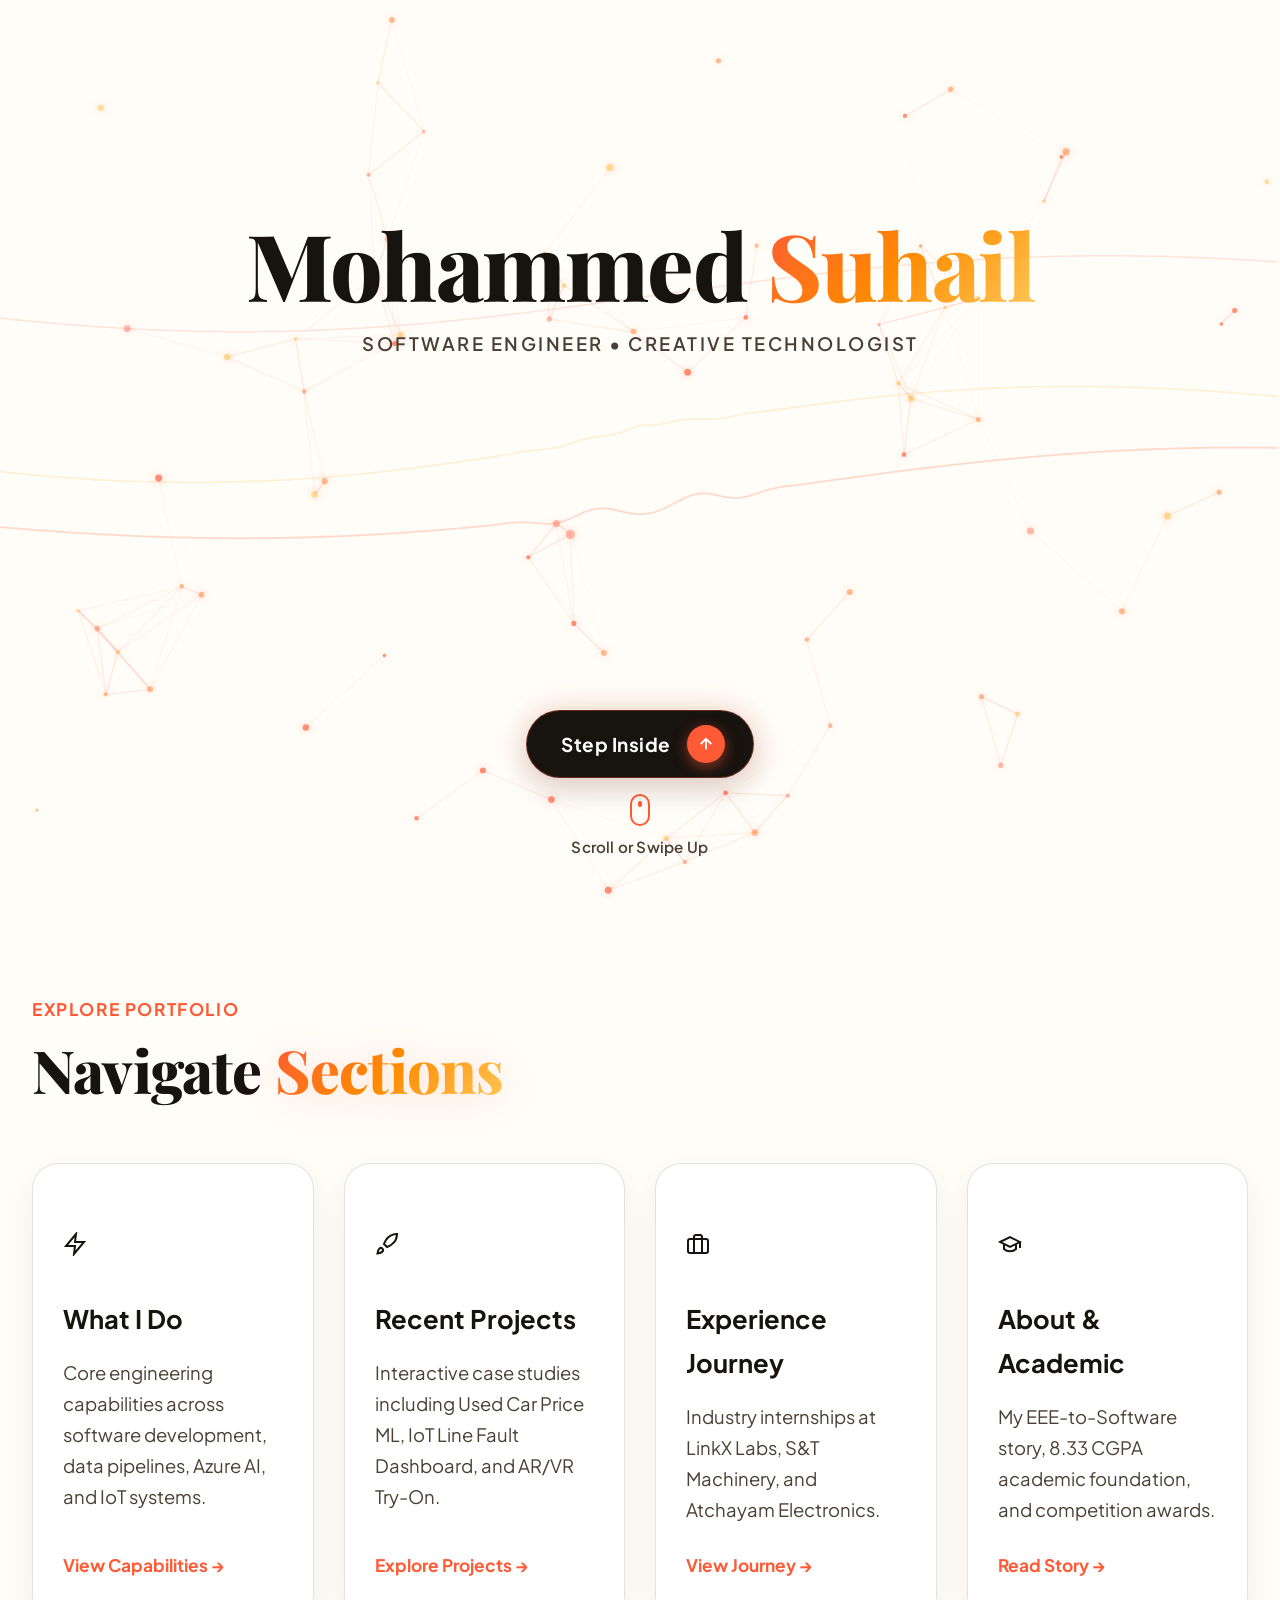
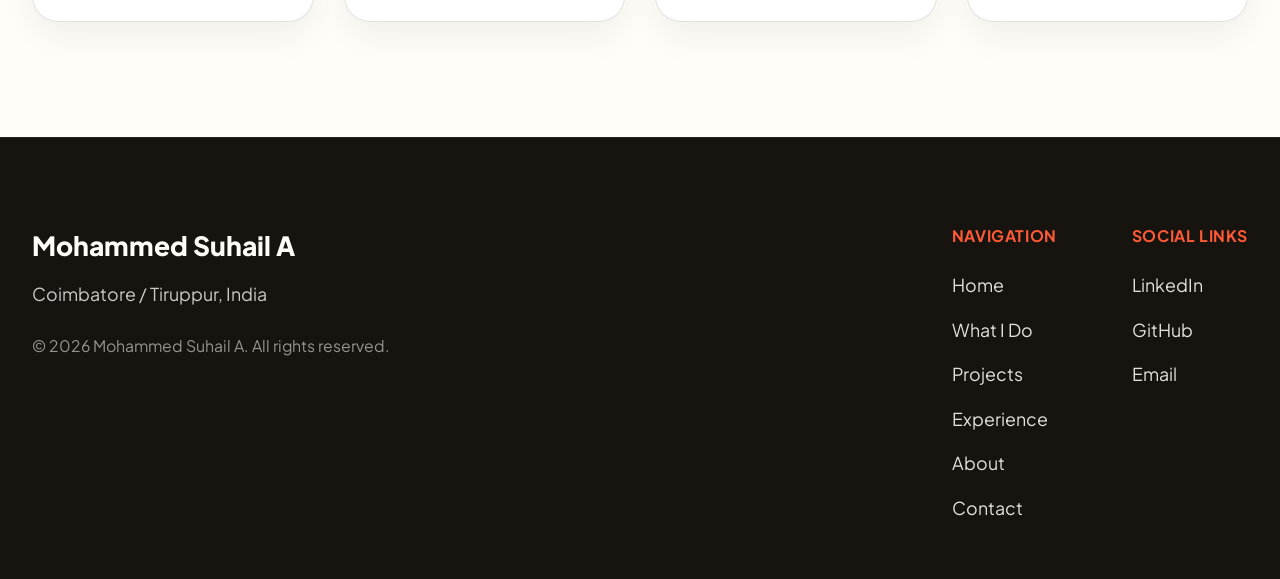
<file: src/main/resources/templates/index.html>
<!DOCTYPE html>
<html lang="en" xmlns:th="http://www.thymeleaf.org">
<head>
    <meta charset="UTF-8">
    <meta name="viewport" content="width=device-width, initial-scale=1.0">
    <title>Mohammed Suhail A — Software Engineer & Creative Technologist</title>
    
    <!-- Meta tags for SEO -->
    <meta name="description" content="Mohammed Suhail A — Software Engineer with an Electrical & Electronics Engineering foundation. Building practical software, AI solutions, data pipelines, and intelligent interfaces.">
    <meta name="keywords" content="Mohammed Suhail A, Software Engineer, Java Developer, EEE to Software, AI, Machine Learning, IoT, Coimbatore, Tiruppur, India">
    <meta name="author" content="Mohammed Suhail A">
    
    <!-- Google Fonts -->
    <link rel="preconnect" href="https://fonts.googleapis.com">
    <link rel="preconnect" href="https://fonts.gstatic.com" crossorigin>
    <link href="https://fonts.googleapis.com/css2?family=Playfair+Display:ital,wght@0,500;0,600;0,700;0,800;0,900;1,600;1,700&family=Plus+Jakarta+Sans:wght@300;400;500;600;700;800&family=Space+Grotesk:wght@500;700&display=swap" rel="stylesheet">
    
    <!-- Primary Stylesheet -->
    <link rel="stylesheet" th:href="@{/css/style.css}" href="../static/css/style.css">
</head>
<body class="warm-theme">

    <!-- ===================================================================
         CINEMATIC INTERACTIVE OPENING SCREEN / SWIPE-UP CURTAIN
         =================================================================== -->
    <div id="opening-screen" aria-label="Welcome Opening Screen">
        <!-- Interactive Particle & Dynamic Wave Canvas -->
        <canvas id="opening-canvas" class="opening-interactive-canvas"></canvas>

        <!-- Center Clean Minimalist Identity -->
        <div class="opening-center-content">
            <h1 class="opening-name-title">
                <span class="title-dark">Mohammed</span> <span class="title-gradient">Suhail</span>
            </h1>
            <p class="opening-sub-phrase">Software Engineer &bull; Creative Technologist</p>
        </div>

        <!-- Bottom Interactive Launch Trigger -->
        <div class="opening-bottom-trigger" id="opening-bottom-trigger">
            <button class="btn-opening-launch" id="btn-enter-portfolio" aria-label="Step Inside">
                <span class="btn-launch-glow"></span>
                <span class="btn-launch-text">Step Inside</span>
                <div class="btn-launch-icon">
                    <svg width="18" height="18" viewBox="0 0 24 24" fill="none" stroke="currentColor" stroke-width="2.5">
                        <line x1="12" y1="19" x2="12" y2="5"></line>
                        <polyline points="5 12 12 5 19 12"></polyline>
                    </svg>
                </div>
            </button>
            <div class="swipe-hint-group">
                <div class="mouse-scroll-icon" aria-hidden="true">
                    <span class="mouse-wheel-dot"></span>
                </div>
                <span>Scroll or Swipe Up</span>
            </div>
        </div>
    </div>

    <!-- Scroll Progress Indicator -->
    <div id="scroll-progress" aria-hidden="true"></div>

    <!-- Background Minimal Abstract Random Topographic Wave Lines Canvas (Orange & Yellow) -->
    <div class="topographic-bg" aria-hidden="true">
        <canvas id="topo-canvas"></canvas>
    </div>

    <!-- Floating Top Navigation -->
    <header class="header-floating">
        <nav class="navbar" id="main-nav" aria-label="Main Navigation">
            <a th:href="@{/}" href="/" class="nav-logo" aria-label="Homepage">
                <span class="logo-text">Portfolio</span>
            </a>

            <ul class="nav-links" id="nav-menu">
                <li class="nav-item active"><a th:href="@{/}" href="/" class="nav-link">Home</a></li>
                <li class="nav-item"><a th:href="@{/what-i-do}" href="/what-i-do" class="nav-link">What I Do</a></li>
                <li class="nav-item"><a th:href="@{/projects}" href="/projects" class="nav-link">Projects</a></li>
                <li class="nav-item"><a th:href="@{/experience}" href="/experience" class="nav-link">Experience</a></li>
                <li class="nav-item"><a th:href="@{/about}" href="/about" class="nav-link">About</a></li>
                <li class="nav-item"><a th:href="@{/contact}" href="/contact" class="nav-link">Contact</a></li>
            </ul>

            <div class="nav-actions">
                <button class="theme-toggle-btn" id="theme-toggle-btn" aria-label="Toggle Dark / Light Theme" title="Toggle Dark / Light Mode">
                    <svg class="sun-icon" width="20" height="20" viewBox="0 0 24 24" fill="none" stroke="currentColor" stroke-width="2" stroke-linecap="round" stroke-linejoin="round"><circle cx="12" cy="12" r="5"></circle><line x1="12" y1="1" x2="12" y2="3"></line><line x1="12" y1="21" x2="12" y2="23"></line><line x1="4.22" y1="4.22" x2="5.64" y2="5.64"></line><line x1="18.36" y1="18.36" x2="19.78" y2="19.78"></line><line x1="1" y1="12" x2="3" y2="12"></line><line x1="21" y1="12" x2="23" y2="12"></line><line x1="4.22" y1="19.78" x2="5.64" y2="18.36"></line><line x1="18.36" y1="5.64" x2="19.78" y2="4.22"></line></svg>
                    <svg class="moon-icon" width="20" height="20" viewBox="0 0 24 24" fill="none" stroke="currentColor" stroke-width="2" stroke-linecap="round" stroke-linejoin="round"><path d="M21 12.79A9 9 0 1 1 11.21 3 7 7 0 0 0 21 12.79z"></path></svg>
                </button>

                <a th:href="@{/resume}" href="/resume" class="btn-nav-resume" target="_blank" rel="noopener noreferrer" aria-label="Resume">
                    <span>Resume</span>
                </a>

                <a th:href="@{/contact}" href="/contact" class="btn-nav-contact" aria-label="Contact">
                    <span>Let's Talk</span>
                </a>

                <button class="hamburger" id="hamburger-btn" aria-label="Toggle Navigation" aria-expanded="false" aria-controls="nav-menu">
                    <span class="ham-bar"></span>
                    <span class="ham-bar"></span>
                    <span class="ham-bar"></span>
                </button>
            </div>
        </nav>
    </header>

    <main id="main-content">
        <!-- ===================================================================
             1. HERO SECTION
             =================================================================== -->
        <section id="home" class="hero-section">
            <div class="hero-grid">
                
                <!-- Left Column -->
                <div class="hero-left-col">
                    <div class="hero-greeting">
                        <span class="greeting-txt">Hello, <span class="im-highlight">I'm</span></span>
                    </div>

                    <h1 class="hero-name-title">
                        <span class="title-dark">Mohammed</span> <span class="title-gradient">Suhail A</span>
                    </h1>

                    <h2 class="hero-role-tagline">
                        <span class="title-dark">Software Engineer</span> &amp; <span class="title-gradient">Creative Technologist</span>
                    </h2>

                    <p class="hero-desc">
                        Electrical & Electronics Engineering foundation combined with modern Java development, data pipelines, AI models, and intelligent real-time user experiences.
                    </p>

                    <!-- Glowing CTA Buttons -->
                    <div class="hero-cta-wrap" style="display: flex; gap: 14px; flex-wrap: wrap;">
                        <a th:href="@{/contact}" href="/contact" class="btn-glow-coral">
                            <span>Let's Talk</span>
                        </a>
                        <a th:href="@{/projects}" href="/projects" class="btn-outline-warm">
                            <span>View Projects →</span>
                        </a>
                    </div>

                    <!-- Social Media Links Row -->
                    <div class="social-row-wrap">
                        <span class="social-label">Check Out My</span>
                        <div class="social-icons-group">
                            <a href="https://linkedin.com/in/mohammed-suhail-suhii" target="_blank" rel="noopener noreferrer" class="social-circle-btn" aria-label="LinkedIn">
                                <svg width="18" height="18" viewBox="0 0 24 24" fill="currentColor"><path d="M19 0h-14c-2.761 0-5 2.239-5 5v14c0 2.761 2.239 5 5 5h14c2.762 0 5-2.239 5-5v-14c0-2.761-2.238-5-5-5zm-11 19h-3v-11h3v11zm-1.5-12.268c-.966 0-1.75-.79-1.75-1.764s.784-1.764 1.75-1.764 1.75.79 1.75 1.764-.783 1.764-1.75 1.764zm13.5 12.268h-3v-5.604c0-3.368-4-3.113-4 0v5.604h-3v-11h3v1.765c1.396-2.586 7-2.777 7 2.476v6.759z"/></svg>
                            </a>
                            <a href="https://github.com/Mdsuhail7" target="_blank" rel="noopener noreferrer" class="social-circle-btn" aria-label="GitHub">
                                <svg width="18" height="18" viewBox="0 0 24 24" fill="currentColor"><path d="M12 0c-6.626 0-12 5.373-12 12 0 5.302 3.438 9.8 8.207 11.387.599.111.793-.261.793-.577v-2.234c-3.338.726-4.033-1.416-4.033-1.416-.546-1.387-1.333-1.756-1.333-1.756-1.089-.745.083-.729.083-.729 1.205.084 1.839 1.237 1.839 1.237 1.07 1.834 2.807 1.304 3.492.997.107-.775.418-1.305.762-1.604-2.665-.305-5.467-1.334-5.467-5.931 0-1.311.469-2.381 1.236-3.221-.124-.303-.535-1.524.117-3.176 0 0 1.008-.322 3.301 1.23.957-.266 1.983-.399 3.003-.404 1.02.005 2.047.138 3.006.404 2.291-1.552 3.297-1.23 3.297-1.23.653 1.653.242 2.874.118 3.176.77.84 1.235 1.911 1.235 3.221 0 4.609-2.807 5.624-5.479 5.921.43.372.823 1.102.823 2.222v3.293c0 .319.192.694.801.576 4.765-1.589 8.199-6.086 8.199-11.386 0-6.627-5.373-12-12-12z"/></svg>
                            </a>
                            <a href="mailto:suhiisageni@gmail.com" class="social-circle-btn" aria-label="Email">
                                <svg width="18" height="18" viewBox="0 0 24 24" fill="none" stroke="currentColor" stroke-width="2"><path d="M4 4h16c1.1 0 2 .9 2 2v12c0 1.1-.9 2-2 2H4c-1.1 0-2-.9-2-2V6c0-1.1.9-2 2-2z"></path><polyline points="22,6 12,13 2,6"></polyline></svg>
                            </a>
                        </div>
                    </div>
                </div>

                <!-- Right Column: Engineering Capabilities & Live Metrics Console -->
                <div class="hero-right-col">
                    <div class="hero-console-card">
                        <!-- Terminal Header Bar -->
                        <div class="console-header-bar">
                            <div class="console-dots">
                                <span class="dot red"></span>
                                <span class="dot yellow"></span>
                                <span class="dot green"></span>
                            </div>
                            <span class="console-title">suhail@portfolio: ~/tech-stack</span>
                            <div class="console-live-badge">
                                <span class="pulse-green-dot"></span>
                                <span>Active</span>
                            </div>
                        </div>

                        <!-- Metric Stat Counters Grid -->
                        <div class="console-metrics-row">
                            <div class="console-stat-box">
                                <span class="c-stat-num">8.33</span>
                                <span class="c-stat-lbl">CGPA • EEE</span>
                            </div>
                            <div class="console-stat-box">
                                <span class="c-stat-num">4</span>
                                <span class="c-stat-lbl">Internships</span>
                            </div>
                            <div class="console-stat-box">
                                <span class="c-stat-num">100+</span>
                                <span class="c-stat-lbl">DSA LeetCode</span>
                            </div>
                            <div class="console-stat-box">
                                <span class="c-stat-num">100%</span>
                                <span class="c-stat-lbl">Core &amp; Code</span>
                            </div>
                        </div>

                        <!-- Tech Stack Group: Backend & Core -->
                        <div class="console-group">
                            <div class="c-group-label">
                                <svg width="14" height="14" viewBox="0 0 24 24" fill="none" stroke="currentColor" stroke-width="2"><polyline points="16 18 22 12 16 6"></polyline><polyline points="8 6 2 12 8 18"></polyline></svg>
                                <span>Core Backend &amp; Architecture</span>
                            </div>
                            <div class="c-tags-wrap">
                                <span class="c-tag highlight">Java 21</span>
                                <span class="c-tag highlight">Spring Boot 3</span>
                                <span class="c-tag">Spring MVC</span>
                                <span class="c-tag">RESTful APIs</span>
                                <span class="c-tag">MySQL</span>
                                <span class="c-tag">Maven</span>
                                <span class="c-tag">Git / GitHub</span>
                            </div>
                        </div>

                        <!-- Tech Stack Group: AI, Data & Pipelines -->
                        <div class="console-group">
                            <div class="c-group-label">
                                <svg width="14" height="14" viewBox="0 0 24 24" fill="none" stroke="currentColor" stroke-width="2"><polygon points="12 2 2 7 12 12 22 7 12 2"></polygon><polyline points="2 17 12 22 22 17"></polyline><polyline points="2 12 12 17 22 12"></polyline></svg>
                                <span>AI Models &amp; Cloud Pipelines</span>
                            </div>
                            <div class="c-tags-wrap">
                                <span class="c-tag">Python</span>
                                <span class="c-tag">Scikit-Learn</span>
                                <span class="c-tag">Azure AI Services</span>
                                <span class="c-tag">Streamlit</span>
                                <span class="c-tag">Data Preprocessing</span>
                            </div>
                        </div>

                        <!-- Tech Stack Group: Industrial & Embedded IoT -->
                        <div class="console-group">
                            <div class="c-group-label">
                                <svg width="14" height="14" viewBox="0 0 24 24" fill="none" stroke="currentColor" stroke-width="2"><rect x="4" y="4" width="16" height="16" rx="2" ry="2"></rect><rect x="9" y="9" width="6" height="6"></rect><line x1="9" y1="1" x2="9" y2="4"></line><line x1="15" y1="1" x2="15" y2="4"></line><line x1="9" y1="20" x2="9" y2="23"></line><line x1="15" y1="20" x2="15" y2="23"></line><line x1="20" y1="9" x2="23" y2="9"></line><line x1="20" y1="14" x2="23" y2="14"></line><line x1="1" y1="9" x2="4" y2="9"></line><line x1="1" y1="14" x2="4" y2="14"></line></svg>
                                <span>IoT &amp; Hardware Engineering</span>
                            </div>
                            <div class="c-tags-wrap">
                                <span class="c-tag">ESP32 &amp; Arduino</span>
                                <span class="c-tag">Embedded C</span>
                                <span class="c-tag">Mitsubishi M80</span>
                                <span class="c-tag">FANUC CNC</span>
                                <span class="c-tag">PCB Assembly</span>
                            </div>
                        </div>

                        <!-- Quick Status Footer Banner -->
                        <div class="console-footer-status">
                            <span class="status-indicator"></span>
                            <span class="status-txt">Open to <strong>Software Engineer</strong> &amp; <strong>Java Developer</strong> roles</span>
                        </div>
                    </div>
                </div>

            </div>
        </section>

        <!-- ===================================================================
             FEATURED SPOTLIGHT / QUICK LINKS
             =================================================================== -->
        <section class="home-quick-sections">
            <div class="section-top-header">
                <span class="section-eyebrow-accent">Explore Portfolio</span>
                <h2 class="section-main-heading"><span class="title-dark">Navigate</span> <span class="title-gradient">Sections</span></h2>
            </div>

            <div class="home-nav-grid">
                <a th:href="@{/what-i-do}" href="/what-i-do" class="home-nav-card">
                    <div class="h-card-icon">
                        <svg width="24" height="24" viewBox="0 0 24 24" fill="none" stroke="currentColor" stroke-width="2"><polygon points="13 2 3 14 12 14 11 22 21 10 12 10 13 2"></polygon></svg>
                    </div>
                    <h3>What I Do</h3>
                    <p>Core engineering capabilities across software development, data pipelines, Azure AI, and IoT systems.</p>
                    <span class="h-card-link">View Capabilities →</span>
                </a>

                <a th:href="@{/projects}" href="/projects" class="home-nav-card">
                    <div class="h-card-icon">
                        <svg width="24" height="24" viewBox="0 0 24 24" fill="none" stroke="currentColor" stroke-width="2"><path d="M4.5 16.5c-1.5 1.26-2 5-2 5s3.74-.5 5-2c.71-.84.7-2.13-.09-2.91a2.18 2.18 0 0 0-2.91-.09z"></path><path d="m12 15-3-3a22 22 0 0 1 2-3.95A12.88 12.88 0 0 1 22 2c0 2.72-.78 7.5-6 11a22.35 22.35 0 0 1-4 2z"></path></svg>
                    </div>
                    <h3>Recent Projects</h3>
                    <p>Interactive case studies including Used Car Price ML, IoT Line Fault Dashboard, and AR/VR Try-On.</p>
                    <span class="h-card-link">Explore Projects →</span>
                </a>

                <a th:href="@{/experience}" href="/experience" class="home-nav-card">
                    <div class="h-card-icon">
                        <svg width="24" height="24" viewBox="0 0 24 24" fill="none" stroke="currentColor" stroke-width="2"><rect x="2" y="7" width="20" height="14" rx="2" ry="2"></rect><path d="M16 21V5a2 2 0 0 0-2-2h-4a2 2 0 0 0-2 2v16"></path></svg>
                    </div>
                    <h3>Experience Journey</h3>
                    <p>Industry internships at LinkX Labs, S&T Machinery, and Atchayam Electronics.</p>
                    <span class="h-card-link">View Journey →</span>
                </a>

                <a th:href="@{/about}" href="/about" class="home-nav-card">
                    <div class="h-card-icon">
                        <svg width="24" height="24" viewBox="0 0 24 24" fill="none" stroke="currentColor" stroke-width="2"><path d="M22 10v6M2 10l10-5 10 5-10 5z"></path><path d="M6 12v5c3 3 9 3 12 0v-5"></path></svg>
                    </div>
                    <h3>About & Academic</h3>
                    <p>My EEE-to-Software story, 8.33 CGPA academic foundation, and competition awards.</p>
                    <span class="h-card-link">Read Story →</span>
                </a>
            </div>
        </section>
    </main>

    <!-- Footer -->
    <footer class="site-footer">
        <div class="footer-container">
            <div class="footer-left">
                <div class="footer-logo">
                    <span class="logo-text">Mohammed Suhail A</span>
                </div>
                <p class="footer-meta">Coimbatore / Tiruppur, India</p>
                <p class="footer-copy">&copy; 2026 Mohammed Suhail A. All rights reserved.</p>
            </div>

            <div class="footer-links-group">
                <div class="footer-col">
                    <span class="f-col-title">Navigation</span>
                    <a th:href="@{/}" href="/">Home</a>
                    <a th:href="@{/what-i-do}" href="/what-i-do">What I Do</a>
                    <a th:href="@{/projects}" href="/projects">Projects</a>
                    <a th:href="@{/experience}" href="/experience">Experience</a>
                    <a th:href="@{/about}" href="/about">About</a>
                    <a th:href="@{/contact}" href="/contact">Contact</a>
                </div>

                <div class="footer-col">
                    <span class="f-col-title">Social Links</span>
                    <a href="https://linkedin.com/in/mohammed-suhail-suhii" target="_blank" rel="noopener noreferrer">LinkedIn</a>
                    <a href="https://github.com/Mdsuhail7" target="_blank" rel="noopener noreferrer">GitHub</a>
                    <a href="mailto:suhiisageni@gmail.com">Email</a>
                </div>
            </div>
        </div>
    </footer>

    <!-- Main JavaScript Engine -->
    <script th:src="@{/js/main.js}" src="../static/js/main.js"></script>
</body>
</html>
</file>
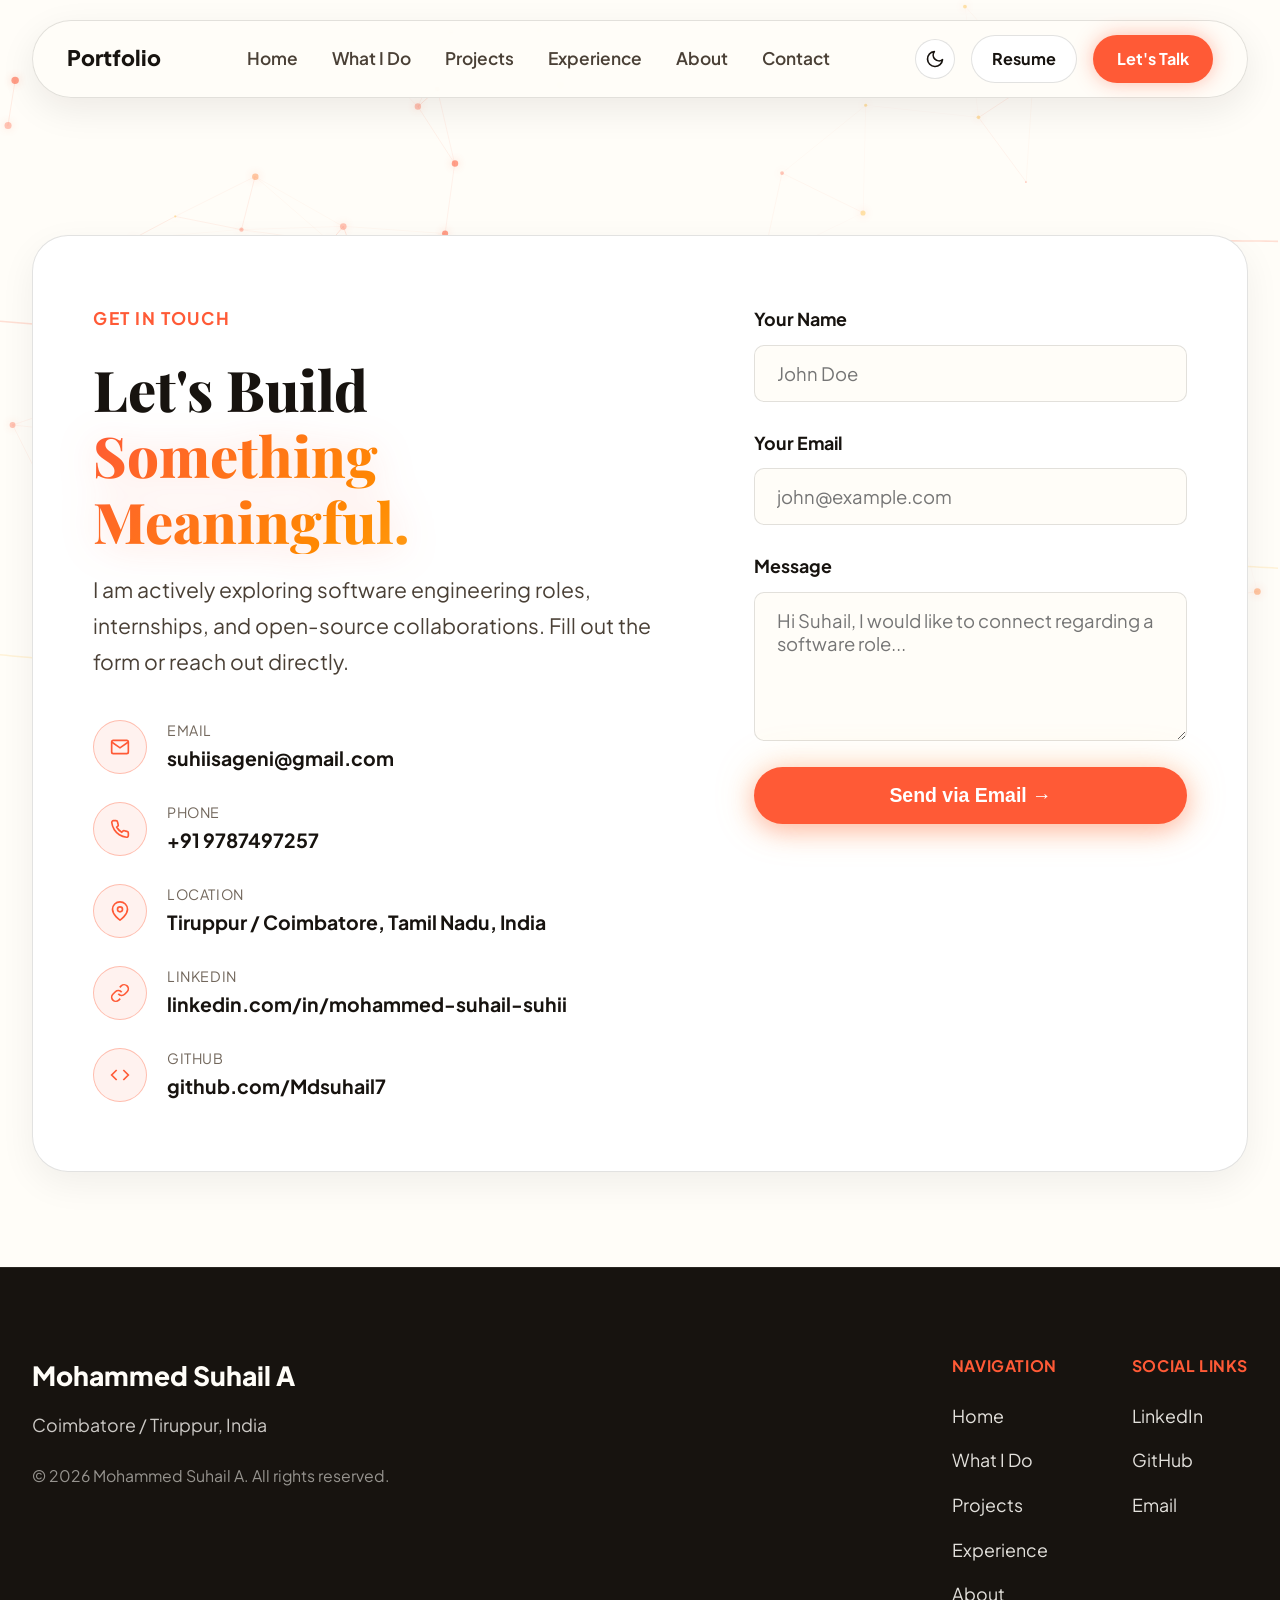
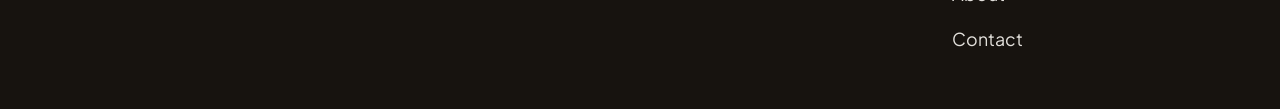
<file: src/main/resources/templates/contact.html>
<!DOCTYPE html>
<html lang="en" xmlns:th="http://www.thymeleaf.org">
<head>
    <meta charset="UTF-8">
    <meta name="viewport" content="width=device-width, initial-scale=1.0">
    <title>Contact — Mohammed Suhail A</title>
    
    <meta name="description" content="Contact Mohammed Suhail A — Software Engineer based in Coimbatore / Tiruppur, India. Reach out for software engineering opportunities and collaborations.">
    <meta name="keywords" content="Contact Mohammed Suhail, Hire Java Developer, Software Engineer Coimbatore, Tiruppur, Email, LinkedIn">
    <meta name="author" content="Mohammed Suhail A">
    
    <!-- Google Fonts -->
    <link rel="preconnect" href="https://fonts.googleapis.com">
    <link rel="preconnect" href="https://fonts.gstatic.com" crossorigin>
    <link href="https://fonts.googleapis.com/css2?family=Playfair+Display:ital,wght@0,500;0,600;0,700;0,800;0,900;1,600;1,700&family=Plus+Jakarta+Sans:wght@300;400;500;600;700;800&family=Space+Grotesk:wght@500;700&display=swap" rel="stylesheet">
    
    <!-- Primary Stylesheet -->
    <link rel="stylesheet" th:href="@{/css/style.css}" href="../static/css/style.css">
</head>
<body class="warm-theme">

    <div id="scroll-progress" aria-hidden="true"></div>

    <!-- Background Minimal Abstract Wave Lines Canvas -->
    <div class="topographic-bg" aria-hidden="true">
        <canvas id="topo-canvas"></canvas>
    </div>

    <!-- Floating Top Navigation -->
    <header class="header-floating">
        <nav class="navbar" id="main-nav" aria-label="Main Navigation">
            <a th:href="@{/}" href="/" class="nav-logo" aria-label="Homepage">

                <span class="logo-text">Portfolio</span>
            </a>

            <ul class="nav-links" id="nav-menu">
                <li class="nav-item"><a th:href="@{/}" href="/" class="nav-link">Home</a></li>
                <li class="nav-item"><a th:href="@{/what-i-do}" href="/what-i-do" class="nav-link">What I Do</a></li>
                <li class="nav-item"><a th:href="@{/projects}" href="/projects" class="nav-link">Projects</a></li>
                <li class="nav-item"><a th:href="@{/experience}" href="/experience" class="nav-link">Experience</a></li>
                <li class="nav-item"><a th:href="@{/about}" href="/about" class="nav-link">About</a></li>
                <li class="nav-item active"><a th:href="@{/contact}" href="/contact" class="nav-link">Contact</a></li>
            </ul>

            <div class="nav-actions">
                <button class="theme-toggle-btn" id="theme-toggle-btn" aria-label="Toggle Dark / Light Theme" title="Toggle Dark / Light Mode">
                    <svg class="sun-icon" width="20" height="20" viewBox="0 0 24 24" fill="none" stroke="currentColor" stroke-width="2" stroke-linecap="round" stroke-linejoin="round"><circle cx="12" cy="12" r="5"></circle><line x1="12" y1="1" x2="12" y2="3"></line><line x1="12" y1="21" x2="12" y2="23"></line><line x1="4.22" y1="4.22" x2="5.64" y2="5.64"></line><line x1="18.36" y1="18.36" x2="19.78" y2="19.78"></line><line x1="1" y1="12" x2="3" y2="12"></line><line x1="21" y1="12" x2="23" y2="12"></line><line x1="4.22" y1="19.78" x2="5.64" y2="18.36"></line><line x1="18.36" y1="5.64" x2="19.78" y2="4.22"></line></svg>
                    <svg class="moon-icon" width="20" height="20" viewBox="0 0 24 24" fill="none" stroke="currentColor" stroke-width="2" stroke-linecap="round" stroke-linejoin="round"><path d="M21 12.79A9 9 0 1 1 11.21 3 7 7 0 0 0 21 12.79z"></path></svg>
                </button>

                <a th:href="@{/resume}" href="/resume" class="btn-nav-resume" target="_blank" rel="noopener noreferrer" aria-label="Resume">
                    <span>Resume</span>
                </a>

                <a th:href="@{/contact}" href="/contact" class="btn-nav-contact" aria-label="Contact">
                    <span>Let's Talk</span>
                </a>

                <button class="hamburger" id="hamburger-btn" aria-label="Toggle Navigation" aria-expanded="false" aria-controls="nav-menu">
                    <span class="ham-bar"></span>
                    <span class="ham-bar"></span>
                    <span class="ham-bar"></span>
                </button>
            </div>
        </nav>
    </header>

    <main id="main-content" style="padding-top: 120px;">
        <!-- ===================================================================
             CONTACT DEDICATED PAGE
             =================================================================== -->
        <section class="contact-section">
            <div class="contact-card-box">
                <div class="contact-left-info">
                    <span class="section-eyebrow-accent">Get In Touch</span>
                    <h1 class="contact-heading"><span class="title-dark">Let's Build</span> <span class="title-gradient">Something Meaningful.</span></h1>
                    <p class="contact-sub">
                        I am actively exploring software engineering roles, internships, and open-source collaborations. Fill out the form or reach out directly.
                    </p>

                    <div class="contact-detail-items">
                        <a href="mailto:suhiisageni@gmail.com" class="detail-item">
                            <span class="detail-icon">
                                <svg width="20" height="20" viewBox="0 0 24 24" fill="none" stroke="#FF5A36" stroke-width="2"><path d="M4 4h16c1.1 0 2 .9 2 2v12c0 1.1-.9 2-2 2H4c-1.1 0-2-.9-2-2V6c0-1.1.9-2 2-2z"></path><polyline points="22,6 12,13 2,6"></polyline></svg>
                            </span>
                            <div class="detail-text">
                                <span class="d-label">Email</span>
                                <strong>suhiisageni@gmail.com</strong>
                            </div>
                        </a>

                        <div class="detail-item">
                            <span class="detail-icon">
                                <svg width="20" height="20" viewBox="0 0 24 24" fill="none" stroke="#FF5A36" stroke-width="2"><path d="M22 16.92v3a2 2 0 0 1-2.18 2 19.79 19.79 0 0 1-8.63-3.07 19.5 19.5 0 0 1-6-6 19.79 19.79 0 0 1-3.07-8.67A2 2 0 0 1 4.11 2h3a2 2 0 0 1 2 1.72 12.84 12.84 0 0 0 .7 2.81 2 2 0 0 1-.45 2.11L8.09 9.91a16 16 0 0 0 6 6l1.27-1.27a2 2 0 0 1 2.11-.45 12.84 12.84 0 0 0 2.81.7A2 2 0 0 1 22 16.92z"></path></svg>
                            </span>
                            <div class="detail-text">
                                <span class="d-label">Phone</span>
                                <strong>+91 9787497257</strong>
                            </div>
                        </div>

                        <div class="detail-item">
                            <span class="detail-icon">
                                <svg width="20" height="20" viewBox="0 0 24 24" fill="none" stroke="#FF5A36" stroke-width="2"><path d="M21 10c0 7-9 13-9 13s-9-6-9-13a9 9 0 0 1 18 0z"></path><circle cx="12" cy="10" r="3"></circle></svg>
                            </span>
                            <div class="detail-text">
                                <span class="d-label">Location</span>
                                <strong>Tiruppur / Coimbatore, Tamil Nadu, India</strong>
                            </div>
                        </div>

                        <a href="https://linkedin.com/in/mohammed-suhail-suhii" target="_blank" rel="noopener noreferrer" class="detail-item">
                            <span class="detail-icon">
                                <svg width="20" height="20" viewBox="0 0 24 24" fill="none" stroke="#FF5A36" stroke-width="2"><path d="M10 13a5 5 0 0 0 7.54.54l3-3a5 5 0 0 0-7.07-7.07l-1.72 1.71"></path><path d="M14 11a5 5 0 0 0-7.54-.54l-3 3a5 5 0 0 0 7.07 7.07l1.71-1.71"></path></svg>
                            </span>
                            <div class="detail-text">
                                <span class="d-label">LinkedIn</span>
                                <strong>linkedin.com/in/mohammed-suhail-suhii</strong>
                            </div>
                        </a>

                        <a href="https://github.com/Mdsuhail7" target="_blank" rel="noopener noreferrer" class="detail-item">
                            <span class="detail-icon">
                                <svg width="20" height="20" viewBox="0 0 24 24" fill="none" stroke="#FF5A36" stroke-width="2"><polyline points="16 18 22 12 16 6"></polyline><polyline points="8 6 2 12 8 18"></polyline></svg>
                            </span>
                            <div class="detail-text">
                                <span class="d-label">GitHub</span>
                                <strong>github.com/Mdsuhail7</strong>
                            </div>
                        </a>
                    </div>
                </div>

                <div class="contact-right-form">
                    <form class="dark-contact-form" id="contact-form" novalidate>
                        <div class="form-group">
                            <label for="contact-name">Your Name</label>
                            <input type="text" id="contact-name" name="name" placeholder="John Doe" required>
                            <span class="err-msg" id="err-name"></span>
                        </div>

                        <div class="form-group">
                            <label for="contact-email">Your Email</label>
                            <input type="email" id="contact-email" name="email" placeholder="john@example.com" required>
                            <span class="err-msg" id="err-email"></span>
                        </div>

                        <div class="form-group">
                            <label for="contact-message">Message</label>
                            <textarea id="contact-message" name="message" rows="5" placeholder="Hi Suhail, I would like to connect regarding a software role..." required></textarea>
                            <span class="err-msg" id="err-message"></span>
                        </div>

                        <div class="form-status" id="form-status-message"></div>

                        <button type="submit" class="btn-glow-coral submit-btn" id="btn-contact-submit">
                            <span class="btn-txt-default">Send via Email →</span>
                        </button>
                    </form>
                </div>
            </div>
        </section>
    </main>

    <!-- Footer -->
    <footer class="site-footer">
        <div class="footer-container">
            <div class="footer-left">
                <div class="footer-logo">
    
                    <span class="logo-text">Mohammed Suhail A</span>
                </div>
                <p class="footer-meta">Coimbatore / Tiruppur, India</p>
                <p class="footer-copy">&copy; 2026 Mohammed Suhail A. All rights reserved.</p>
            </div>

            <div class="footer-links-group">
                <div class="footer-col">
                    <span class="f-col-title">Navigation</span>
                    <a th:href="@{/}" href="/">Home</a>
                    <a th:href="@{/what-i-do}" href="/what-i-do">What I Do</a>
                    <a th:href="@{/projects}" href="/projects">Projects</a>
                    <a th:href="@{/experience}" href="/experience">Experience</a>
                    <a th:href="@{/about}" href="/about">About</a>
                    <a th:href="@{/contact}" href="/contact">Contact</a>
                </div>

                <div class="footer-col">
                    <span class="f-col-title">Social Links</span>
                    <a href="https://linkedin.com/in/mohammed-suhail-suhii" target="_blank" rel="noopener noreferrer">LinkedIn</a>
                    <a href="https://github.com/Mdsuhail7" target="_blank" rel="noopener noreferrer">GitHub</a>
                    <a href="mailto:suhiisageni@gmail.com">Email</a>
                </div>
            </div>
        </div>
    </footer>

    <!-- Main JavaScript Engine -->
    <script th:src="@{/js/main.js}" src="../static/js/main.js"></script>
</body>
</html>
</file>
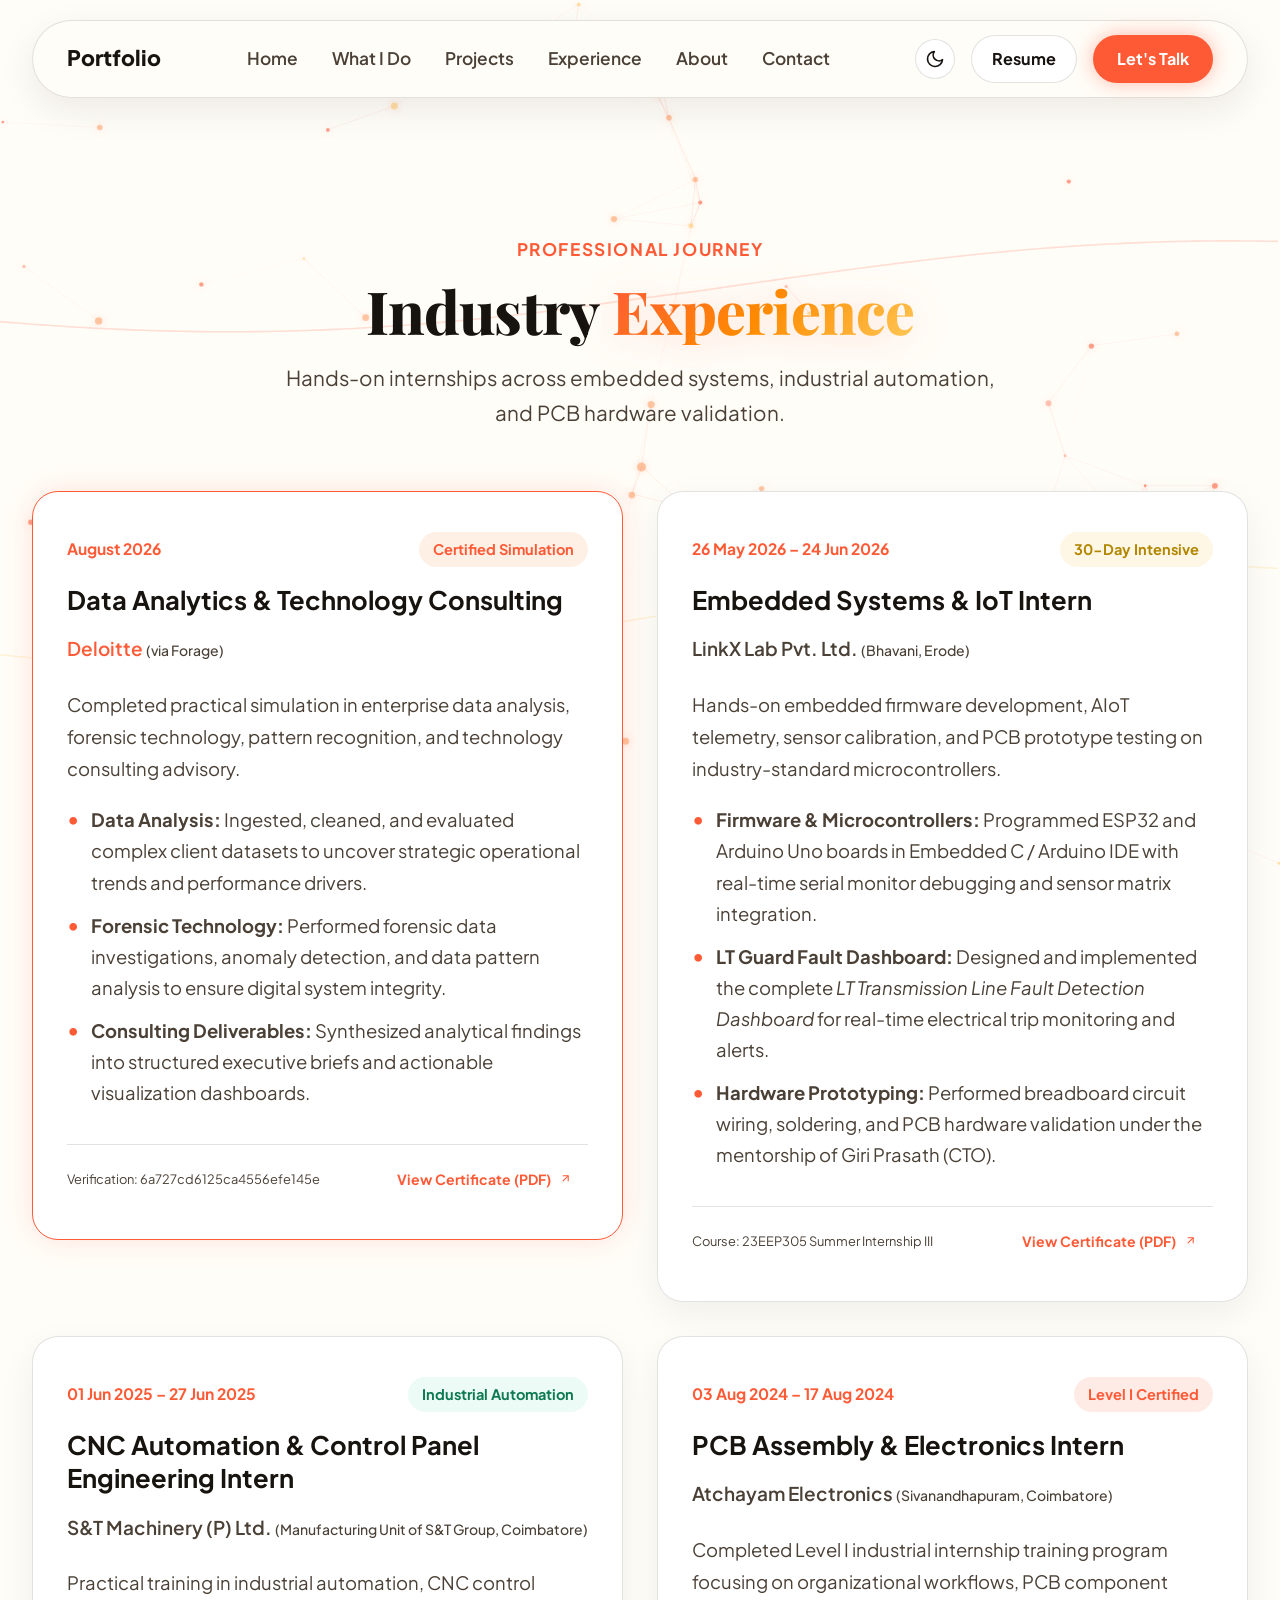
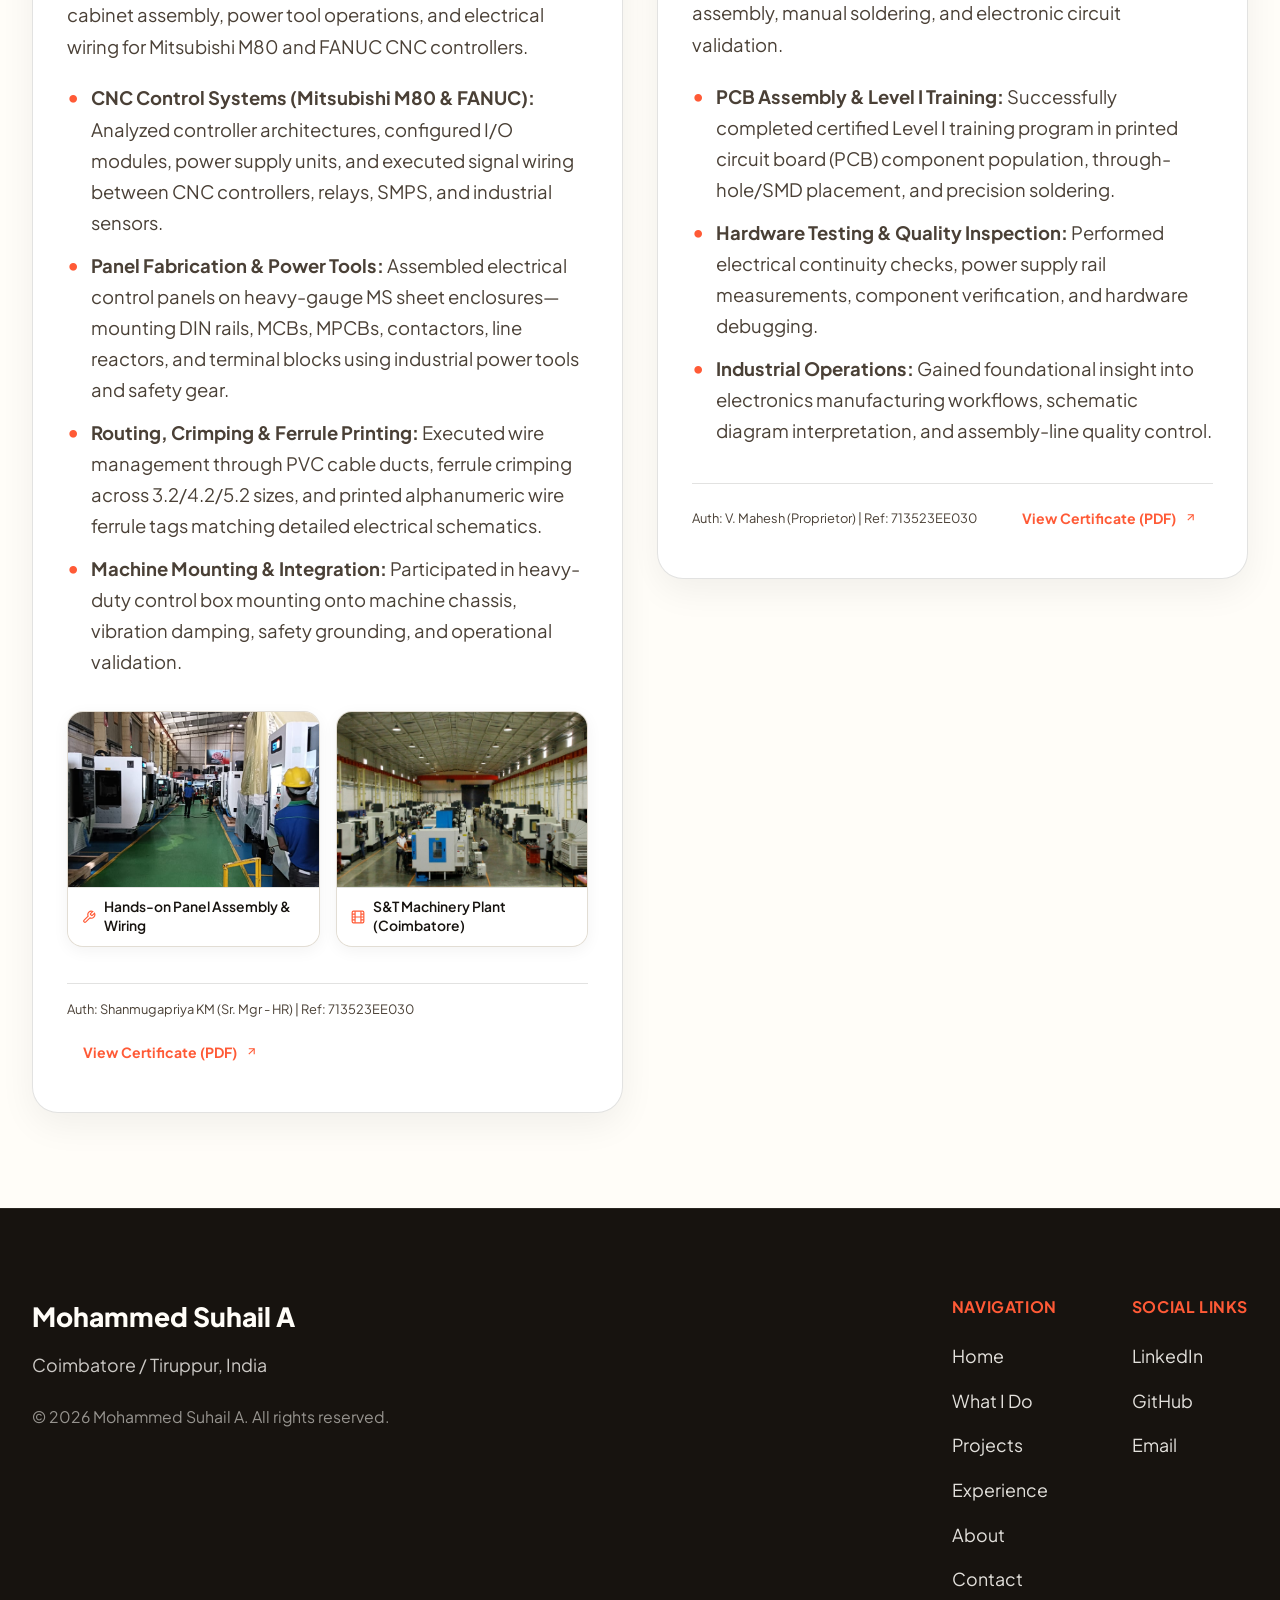
<file: src/main/resources/templates/experience.html>
<!DOCTYPE html>
<html lang="en" xmlns:th="http://www.thymeleaf.org">
<head>
    <meta charset="UTF-8">
    <meta name="viewport" content="width=device-width, initial-scale=1.0">
    <title>Experience — Mohammed Suhail A</title>
    
    <meta name="description" content="Career timeline and internship experience of Mohammed Suhail A at LinkX Labs, S&T Machinery, and Atchayam Electronics.">
    <meta name="keywords" content="Experience, LinkX Labs, S&T Machinery, Atchayam Electronics, Mohammed Suhail, Software Engineer">
    <meta name="author" content="Mohammed Suhail A">
    
    <!-- Google Fonts -->
    <link rel="preconnect" href="https://fonts.googleapis.com">
    <link rel="preconnect" href="https://fonts.gstatic.com" crossorigin>
    <link href="https://fonts.googleapis.com/css2?family=Playfair+Display:ital,wght@0,500;0,600;0,700;0,800;0,900;1,600;1,700&family=Plus+Jakarta+Sans:wght@300;400;500;600;700;800&family=Space+Grotesk:wght@500;700&display=swap" rel="stylesheet">
    
    <!-- Primary Stylesheet -->
    <link rel="stylesheet" th:href="@{/css/style.css}" href="../static/css/style.css">
</head>
<body class="warm-theme">

    <div id="scroll-progress" aria-hidden="true"></div>

    <!-- Background Minimal Abstract Wave Lines Canvas -->
    <div class="topographic-bg" aria-hidden="true">
        <canvas id="topo-canvas"></canvas>
    </div>

    <!-- Floating Top Navigation -->
    <header class="header-floating">
        <nav class="navbar" id="main-nav" aria-label="Main Navigation">
            <a th:href="@{/}" href="/" class="nav-logo" aria-label="Homepage">

                <span class="logo-text">Portfolio</span>
            </a>

            <ul class="nav-links" id="nav-menu">
                <li class="nav-item"><a th:href="@{/}" href="/" class="nav-link">Home</a></li>
                <li class="nav-item"><a th:href="@{/what-i-do}" href="/what-i-do" class="nav-link">What I Do</a></li>
                <li class="nav-item"><a th:href="@{/projects}" href="/projects" class="nav-link">Projects</a></li>
                <li class="nav-item active"><a th:href="@{/experience}" href="/experience" class="nav-link">Experience</a></li>
                <li class="nav-item"><a th:href="@{/about}" href="/about" class="nav-link">About</a></li>
                <li class="nav-item"><a th:href="@{/contact}" href="/contact" class="nav-link">Contact</a></li>
            </ul>

            <div class="nav-actions">
                <button class="theme-toggle-btn" id="theme-toggle-btn" aria-label="Toggle Dark / Light Theme" title="Toggle Dark / Light Mode">
                    <svg class="sun-icon" width="20" height="20" viewBox="0 0 24 24" fill="none" stroke="currentColor" stroke-width="2" stroke-linecap="round" stroke-linejoin="round"><circle cx="12" cy="12" r="5"></circle><line x1="12" y1="1" x2="12" y2="3"></line><line x1="12" y1="21" x2="12" y2="23"></line><line x1="4.22" y1="4.22" x2="5.64" y2="5.64"></line><line x1="18.36" y1="18.36" x2="19.78" y2="19.78"></line><line x1="1" y1="12" x2="3" y2="12"></line><line x1="21" y1="12" x2="23" y2="12"></line><line x1="4.22" y1="19.78" x2="5.64" y2="18.36"></line><line x1="18.36" y1="5.64" x2="19.78" y2="4.22"></line></svg>
                    <svg class="moon-icon" width="20" height="20" viewBox="0 0 24 24" fill="none" stroke="currentColor" stroke-width="2" stroke-linecap="round" stroke-linejoin="round"><path d="M21 12.79A9 9 0 1 1 11.21 3 7 7 0 0 0 21 12.79z"></path></svg>
                </button>

                <a th:href="@{/resume}" href="/resume" class="btn-nav-resume" target="_blank" rel="noopener noreferrer" aria-label="Resume">
                    <span>Resume</span>
                </a>

                <a th:href="@{/contact}" href="/contact" class="btn-nav-contact" aria-label="Contact">
                    <span>Let's Talk</span>
                </a>

                <button class="hamburger" id="hamburger-btn" aria-label="Toggle Navigation" aria-expanded="false" aria-controls="nav-menu">
                    <span class="ham-bar"></span>
                    <span class="ham-bar"></span>
                    <span class="ham-bar"></span>
                </button>
            </div>
        </nav>
    </header>

    <main id="main-content" style="padding-top: 120px;">
        <!-- ===================================================================
             EXPERIENCE DEDICATED PAGE
             =================================================================== -->
        <section class="experience-section">
            <div class="section-top-header" style="text-align: center; max-width: 750px; margin: 0 auto 60px;">
                <span class="section-eyebrow-accent">Professional Journey</span>
                <h1 class="section-main-heading"><span class="title-dark">Industry</span> <span class="title-gradient">Experience</span></h1>
                <p class="section-lead-txt">Hands-on internships across embedded systems, industrial automation, and PCB hardware validation.</p>
            </div>

            <div class="timeline-cards-grid">
                
                <!-- Role 1: Deloitte -->
                <div class="exp-dark-card featured">
                    <div class="exp-badge-top">
                        <span class="exp-chip">August 2026</span>
                        <span class="exp-status-live">Certified Simulation</span>
                    </div>
                    <h2 class="exp-role-title">Data Analytics &amp; Technology Consulting</h2>
                    <h3 class="exp-comp-title" style="color: var(--accent-coral);">Deloitte <span style="font-size: 0.85rem; font-weight: 500; color: var(--text-muted);">(via Forage)</span></h3>
                    
                    <p class="service-desc" style="margin-top: 8px;">
                        Completed practical simulation in enterprise data analysis, forensic technology, pattern recognition, and technology consulting advisory.
                    </p>

                    <ul class="exp-points-list">
                        <li><strong>Data Analysis:</strong> Ingested, cleaned, and evaluated complex client datasets to uncover strategic operational trends and performance drivers.</li>
                        <li><strong>Forensic Technology:</strong> Performed forensic data investigations, anomaly detection, and data pattern analysis to ensure digital system integrity.</li>
                        <li><strong>Consulting Deliverables:</strong> Synthesized analytical findings into structured executive briefs and actionable visualization dashboards.</li>
                    </ul>

                    <div class="exp-card-footer" style="margin-top: 20px; display: flex; justify-content: space-between; align-items: center; flex-wrap: wrap; gap: 12px; border-top: 1px solid var(--border-warm); padding-top: 14px;">
                        <span style="font-size: 0.78rem; color: var(--text-muted); font-family: var(--font-mono);">Verification: 6a727cd6125ca4556efe145e</span>
                        <a th:href="@{/certificates/Deloitte-Data-Analytics-Certificate.pdf}" href="../static/certificates/Deloitte-Data-Analytics-Certificate.pdf" target="_blank" rel="noopener noreferrer" class="btn-card-link" style="padding: 8px 16px; font-size: 0.85rem; margin-top: 0;">
                            <span>View Certificate (PDF)</span>
                            <svg width="13" height="13" viewBox="0 0 24 24" fill="none" stroke="currentColor" stroke-width="2"><line x1="7" y1="17" x2="17" y2="7"></line><polyline points="7 7 17 7 17 17"></polyline></svg>
                        </a>
                    </div>
                </div>

                <!-- Role 2: LinkX Lab -->
                <div class="exp-dark-card">
                    <div class="exp-badge-top">
                        <span class="exp-chip">26 May 2026 – 24 Jun 2026</span>
                        <span class="exp-status-live" style="background: rgba(255, 200, 87, 0.15); color: #B38600; border-color: rgba(255, 200, 87, 0.4);">30-Day Intensive</span>
                    </div>
                    <h2 class="exp-role-title">Embedded Systems &amp; IoT Intern</h2>
                    <h3 class="exp-comp-title">LinkX Lab Pvt. Ltd. <span style="font-size: 0.85rem; font-weight: 500; color: var(--text-muted);">(Bhavani, Erode)</span></h3>
                    
                    <p class="service-desc" style="margin-top: 8px;">
                        Hands-on embedded firmware development, AIoT telemetry, sensor calibration, and PCB prototype testing on industry-standard microcontrollers.
                    </p>

                    <ul class="exp-points-list">
                        <li><strong>Firmware &amp; Microcontrollers:</strong> Programmed ESP32 and Arduino Uno boards in Embedded C / Arduino IDE with real-time serial monitor debugging and sensor matrix integration.</li>
                        <li><strong>LT Guard Fault Dashboard:</strong> Designed and implemented the complete <em>LT Transmission Line Fault Detection Dashboard</em> for real-time electrical trip monitoring and alerts.</li>
                        <li><strong>Hardware Prototyping:</strong> Performed breadboard circuit wiring, soldering, and PCB hardware validation under the mentorship of Giri Prasath (CTO).</li>
                    </ul>

                    <div class="exp-card-footer" style="margin-top: 20px; display: flex; justify-content: space-between; align-items: center; flex-wrap: wrap; gap: 12px; border-top: 1px solid var(--border-warm); padding-top: 14px;">
                        <span style="font-size: 0.78rem; color: var(--text-muted); font-family: var(--font-mono);">Course: 23EEP305 Summer Internship III</span>
                        <a th:href="@{/certificates/LinkX-Lab-Internship-Report.pdf}" href="../static/certificates/LinkX-Lab-Internship-Report.pdf" target="_blank" rel="noopener noreferrer" class="btn-card-link" style="padding: 8px 16px; font-size: 0.85rem; margin-top: 0;">
                            <span>View Certificate (PDF)</span>
                            <svg width="13" height="13" viewBox="0 0 24 24" fill="none" stroke="currentColor" stroke-width="2"><line x1="7" y1="17" x2="17" y2="7"></line><polyline points="7 7 17 7 17 17"></polyline></svg>
                        </a>
                    </div>
                </div>

                <!-- Role 3: S&T Machinery -->
                <div class="exp-dark-card">
                    <div class="exp-badge-top">
                        <span class="exp-chip">01 Jun 2025 – 27 Jun 2025</span>
                        <span class="exp-status-live" style="background: rgba(125, 226, 184, 0.15); color: #0D7A53; border-color: rgba(125, 226, 184, 0.4);">Industrial Automation</span>
                    </div>
                    <h2 class="exp-role-title">CNC Automation &amp; Control Panel Engineering Intern</h2>
                    <h3 class="exp-comp-title">S&amp;T Machinery (P) Ltd. <span style="font-size: 0.85rem; font-weight: 500; color: var(--text-muted);">(Manufacturing Unit of S&amp;T Group, Coimbatore)</span></h3>
                    
                    <p class="service-desc" style="margin-top: 8px;">
                        Practical training in industrial automation, CNC control cabinet assembly, power tool operations, and electrical wiring for Mitsubishi M80 and FANUC CNC controllers.
                    </p>

                    <ul class="exp-points-list">
                        <li><strong>CNC Control Systems (Mitsubishi M80 &amp; FANUC):</strong> Analyzed controller architectures, configured I/O modules, power supply units, and executed signal wiring between CNC controllers, relays, SMPS, and industrial sensors.</li>
                        <li><strong>Panel Fabrication &amp; Power Tools:</strong> Assembled electrical control panels on heavy-gauge MS sheet enclosures—mounting DIN rails, MCBs, MPCBs, contactors, line reactors, and terminal blocks using industrial power tools and safety gear.</li>
                        <li><strong>Routing, Crimping &amp; Ferrule Printing:</strong> Executed wire management through PVC cable ducts, ferrule crimping across 3.2/4.2/5.2 sizes, and printed alphanumeric wire ferrule tags matching detailed electrical schematics.</li>
                        <li><strong>Machine Mounting &amp; Integration:</strong> Participated in heavy-duty control box mounting onto machine chassis, vibration damping, safety grounding, and operational validation.</li>
                    </ul>

                    <!-- Internship Media Showcase -->
                    <div class="exp-media-grid">
                        <div class="exp-media-item">
                            <img th:src="@{/images/st-machinery-panel-assembly.jpg}" src="../static/images/st-machinery-panel-assembly.jpg" alt="Mohammed Suhail assembling electrical panel with power drill at S&T Machinery" class="exp-media-img">
                            <div class="exp-media-caption">
                                <svg width="14" height="14" viewBox="0 0 24 24" fill="none" stroke="currentColor" stroke-width="2"><path d="M14.7 6.3a1 1 0 0 0 0 1.4l1.6 1.6a1 1 0 0 0 1.4 0l3.77-3.77a6 6 0 0 1-7.94 7.94l-6.91 6.91a2.12 2.12 0 0 1-3-3l6.91-6.91a6 6 0 0 1 7.94-7.94l-3.76 3.76z"></path></svg>
                                <span>Hands-on Panel Assembly &amp; Wiring</span>
                            </div>
                        </div>
                        <div class="exp-media-item">
                            <img th:src="@{/images/st-machinery-facility.jpg}" src="../static/images/st-machinery-facility.jpg" alt="S&T Machinery (P) Ltd Plant in Coimbatore" class="exp-media-img">
                            <div class="exp-media-caption">
                                <svg width="14" height="14" viewBox="0 0 24 24" fill="none" stroke="currentColor" stroke-width="2"><rect x="2" y="2" width="20" height="20" rx="2.18" ry="2.18"></rect><line x1="7" y1="2" x2="7" y2="22"></line><line x1="17" y1="2" x2="17" y2="22"></line><line x1="2" y1="12" x2="22" y2="12"></line><line x1="2" y1="7" x2="7" y2="7"></line><line x1="2" y1="17" x2="7" y2="17"></line><line x1="17" y1="17" x2="22" y2="17"></line><line x1="17" y1="7" x2="22" y2="7"></line></svg>
                                <span>S&amp;T Machinery Plant (Coimbatore)</span>
                            </div>
                        </div>
                    </div>

                    <div class="exp-card-footer" style="margin-top: 20px; display: flex; justify-content: space-between; align-items: center; flex-wrap: wrap; gap: 12px; border-top: 1px solid var(--border-warm); padding-top: 14px;">
                        <span style="font-size: 0.78rem; color: var(--text-muted); font-family: var(--font-mono);">Auth: Shanmugapriya KM (Sr. Mgr - HR) | Ref: 713523EE030</span>
                        <a th:href="@{/certificates/ST-Machinery-Internship-Certificate.pdf}" href="../static/certificates/ST-Machinery-Internship-Certificate.pdf" target="_blank" rel="noopener noreferrer" class="btn-card-link" style="padding: 8px 16px; font-size: 0.85rem; margin-top: 0;">
                            <span>View Certificate (PDF)</span>
                            <svg width="13" height="13" viewBox="0 0 24 24" fill="none" stroke="currentColor" stroke-width="2"><line x1="7" y1="17" x2="17" y2="7"></line><polyline points="7 7 17 7 17 17"></polyline></svg>
                        </a>
                    </div>
                </div>

                <!-- Role 4: Atchayam Electronics -->
                <div class="exp-dark-card">
                    <div class="exp-badge-top">
                        <span class="exp-chip">03 Aug 2024 – 17 Aug 2024</span>
                        <span class="exp-status-live" style="background: rgba(255, 90, 54, 0.12); color: var(--accent-coral); border-color: rgba(255, 90, 54, 0.35);">Level I Certified</span>
                    </div>
                    <h2 class="exp-role-title">PCB Assembly &amp; Electronics Intern</h2>
                    <h3 class="exp-comp-title">Atchayam Electronics <span style="font-size: 0.85rem; font-weight: 500; color: var(--text-muted);">(Sivanandhapuram, Coimbatore)</span></h3>
                    
                    <p class="service-desc" style="margin-top: 8px;">
                        Completed Level I industrial internship training program focusing on organizational workflows, PCB component assembly, manual soldering, and electronic circuit validation.
                    </p>

                    <ul class="exp-points-list">
                        <li><strong>PCB Assembly &amp; Level I Training:</strong> Successfully completed certified Level I training program in printed circuit board (PCB) component population, through-hole/SMD placement, and precision soldering.</li>
                        <li><strong>Hardware Testing &amp; Quality Inspection:</strong> Performed electrical continuity checks, power supply rail measurements, component verification, and hardware debugging.</li>
                        <li><strong>Industrial Operations:</strong> Gained foundational insight into electronics manufacturing workflows, schematic diagram interpretation, and assembly-line quality control.</li>
                    </ul>

                    <div class="exp-card-footer" style="margin-top: 20px; display: flex; justify-content: space-between; align-items: center; flex-wrap: wrap; gap: 12px; border-top: 1px solid var(--border-warm); padding-top: 14px;">
                        <span style="font-size: 0.78rem; color: var(--text-muted); font-family: var(--font-mono);">Auth: V. Mahesh (Proprietor) | Ref: 713523EE030</span>
                        <a th:href="@{/certificates/Atchayam-Electronics-Internship-Certificate.pdf}" href="../static/certificates/Atchayam-Electronics-Internship-Certificate.pdf" target="_blank" rel="noopener noreferrer" class="btn-card-link" style="padding: 8px 16px; font-size: 0.85rem; margin-top: 0;">
                            <span>View Certificate (PDF)</span>
                            <svg width="13" height="13" viewBox="0 0 24 24" fill="none" stroke="currentColor" stroke-width="2"><line x1="7" y1="17" x2="17" y2="7"></line><polyline points="7 7 17 7 17 17"></polyline></svg>
                        </a>
                    </div>
                </div>

            </div>
        </section>
    </main>

    <!-- Footer -->
    <footer class="site-footer">
        <div class="footer-container">
            <div class="footer-left">
                <div class="footer-logo">
    
                    <span class="logo-text">Mohammed Suhail A</span>
                </div>
                <p class="footer-meta">Coimbatore / Tiruppur, India</p>
                <p class="footer-copy">&copy; 2026 Mohammed Suhail A. All rights reserved.</p>
            </div>

            <div class="footer-links-group">
                <div class="footer-col">
                    <span class="f-col-title">Navigation</span>
                    <a th:href="@{/}" href="/">Home</a>
                    <a th:href="@{/what-i-do}" href="/what-i-do">What I Do</a>
                    <a th:href="@{/projects}" href="/projects">Projects</a>
                    <a th:href="@{/experience}" href="/experience">Experience</a>
                    <a th:href="@{/about}" href="/about">About</a>
                    <a th:href="@{/contact}" href="/contact">Contact</a>
                </div>

                <div class="footer-col">
                    <span class="f-col-title">Social Links</span>
                    <a href="https://linkedin.com/in/mohammed-suhail-suhii" target="_blank" rel="noopener noreferrer">LinkedIn</a>
                    <a href="https://github.com/Mdsuhail7" target="_blank" rel="noopener noreferrer">GitHub</a>
                    <a href="mailto:suhiisageni@gmail.com">Email</a>
                </div>
            </div>
        </div>
    </footer>

    <!-- Main JavaScript Engine -->
    <script th:src="@{/js/main.js}" src="../static/js/main.js"></script>
</body>
</html>
</file>
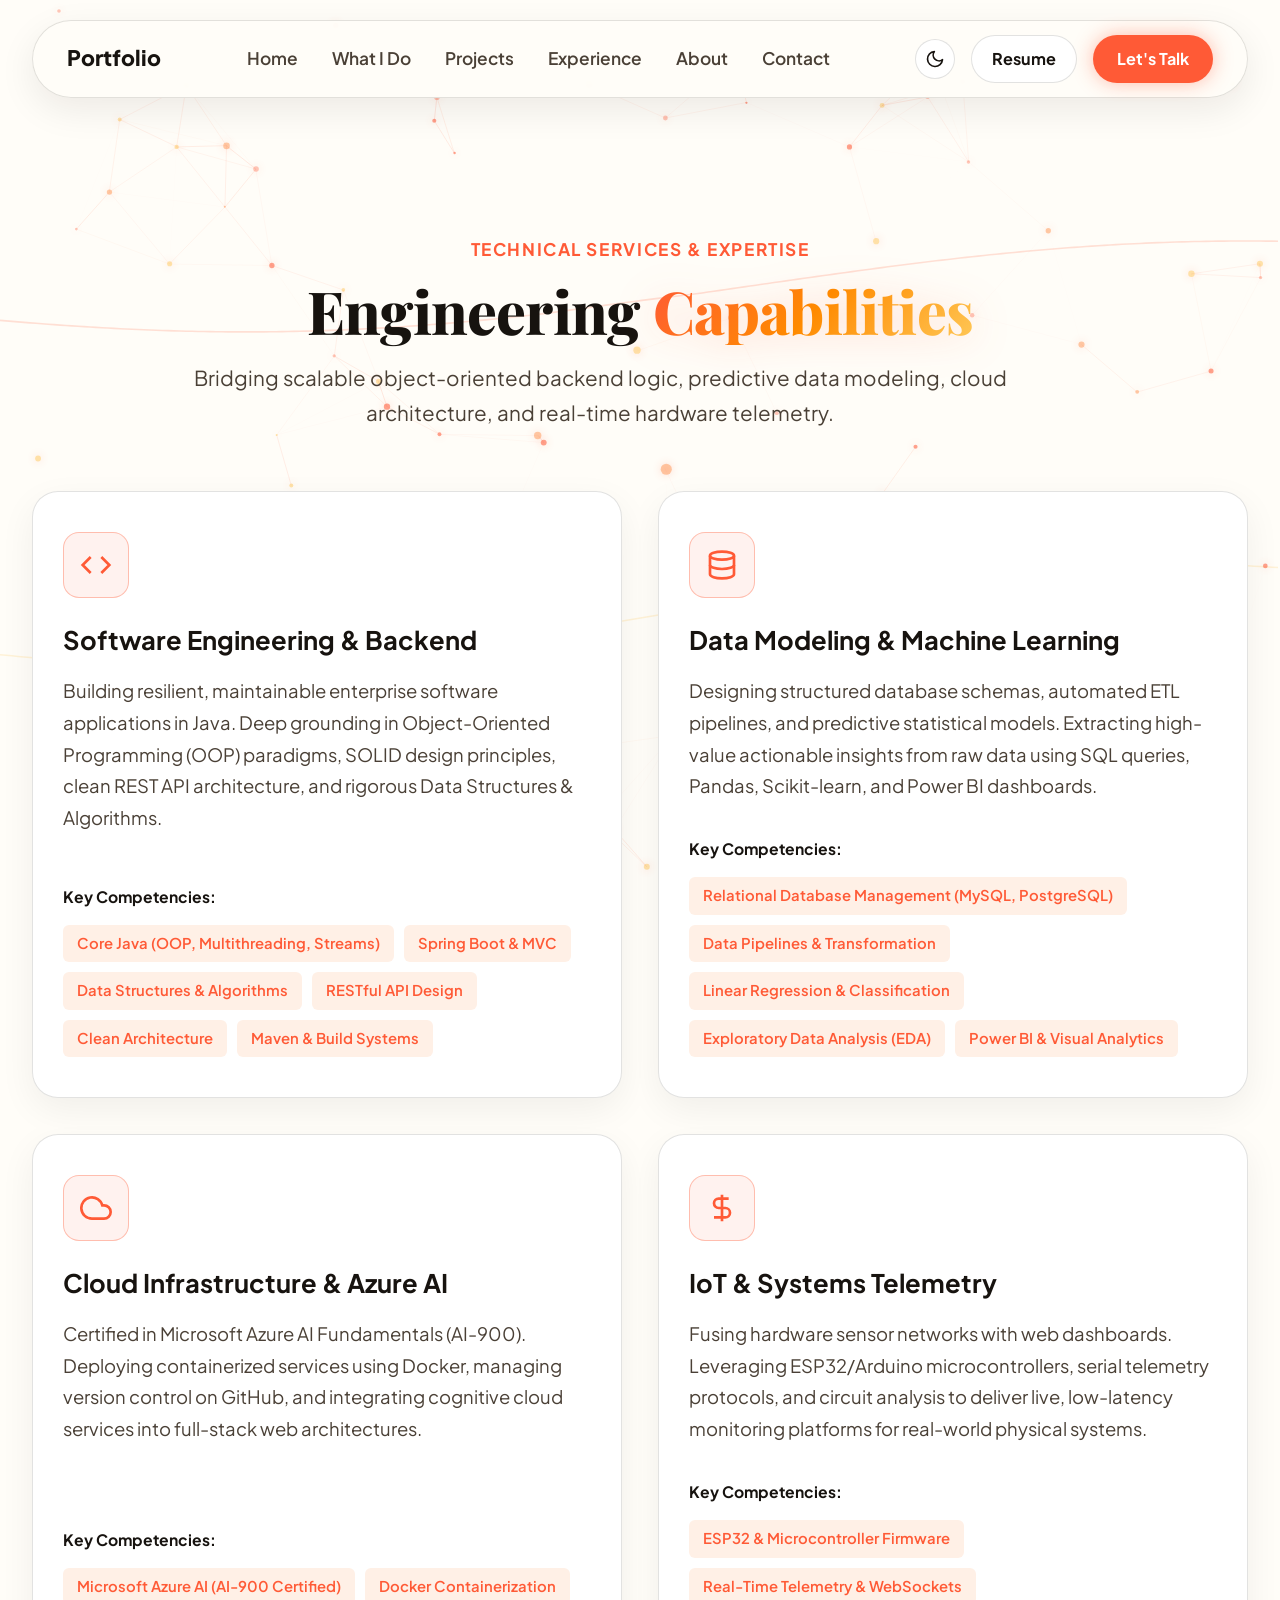
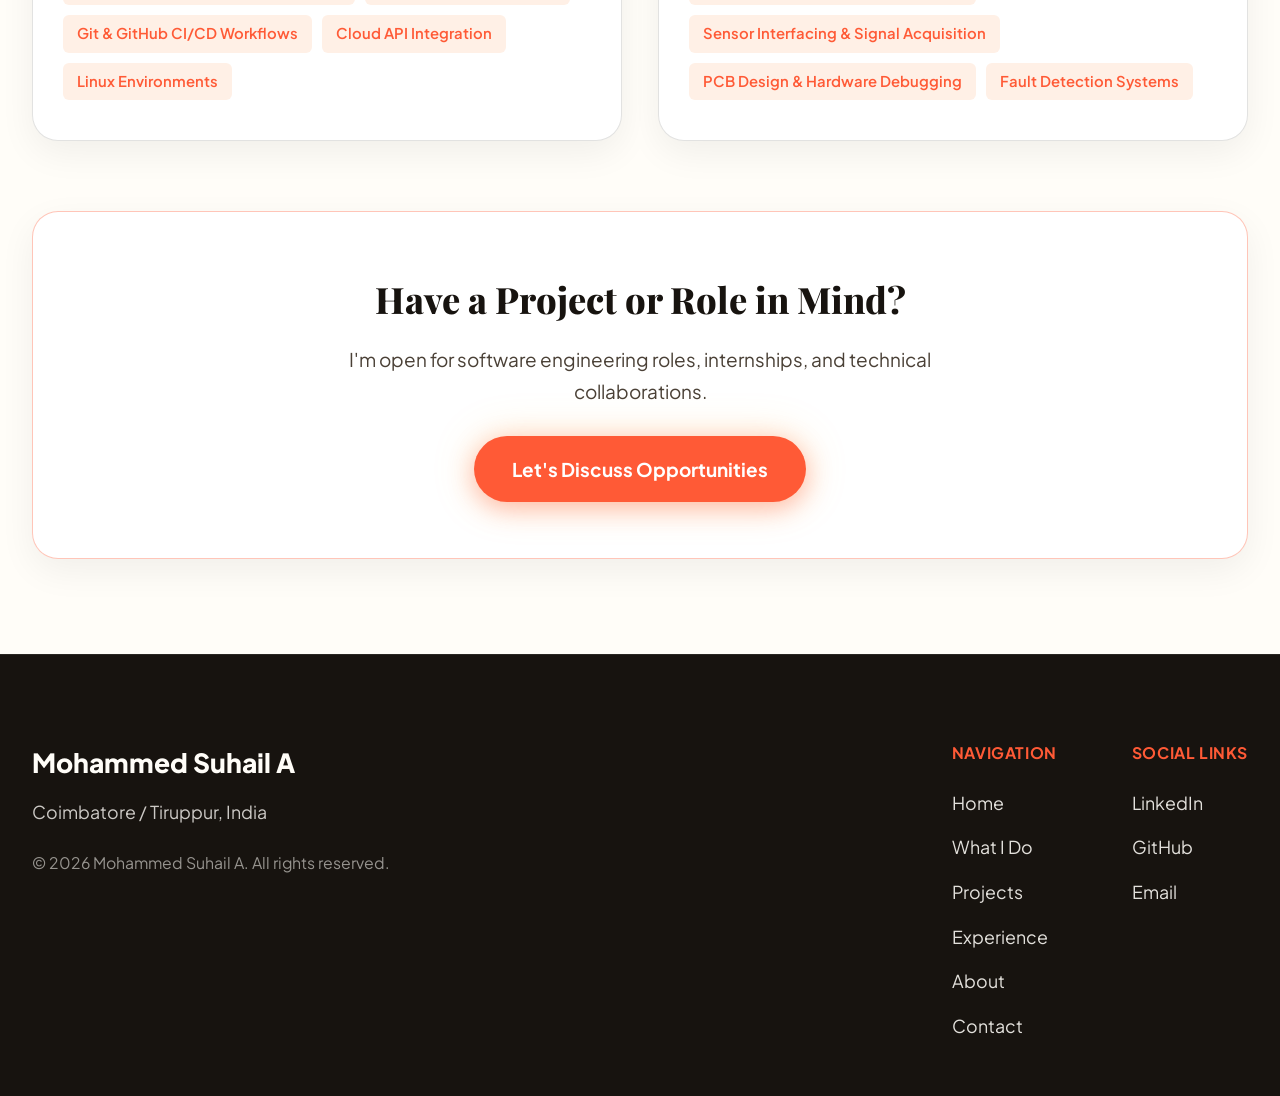
<file: src/main/resources/templates/what-i-do.html>
<!DOCTYPE html>
<html lang="en" xmlns:th="http://www.thymeleaf.org">
<head>
    <meta charset="UTF-8">
    <meta name="viewport" content="width=device-width, initial-scale=1.0">
    <title>What I Do — Mohammed Suhail A</title>
    
    <meta name="description" content="Technical capabilities of Mohammed Suhail A across Software Engineering, Data & ML, Cloud & Azure AI, and IoT Telemetry.">
    <meta name="keywords" content="Java Developer, Software Capabilities, Machine Learning, Azure AI, IoT Telemetry, Mohammed Suhail">
    <meta name="author" content="Mohammed Suhail A">
    
    <!-- Google Fonts -->
    <link rel="preconnect" href="https://fonts.googleapis.com">
    <link rel="preconnect" href="https://fonts.gstatic.com" crossorigin>
    <link href="https://fonts.googleapis.com/css2?family=Playfair+Display:ital,wght@0,500;0,600;0,700;0,800;0,900;1,600;1,700&family=Plus+Jakarta+Sans:wght@300;400;500;600;700;800&family=Space+Grotesk:wght@500;700&display=swap" rel="stylesheet">
    
    <!-- Primary Stylesheet -->
    <link rel="stylesheet" th:href="@{/css/style.css}" href="../static/css/style.css">
</head>
<body class="warm-theme">

    <div id="scroll-progress" aria-hidden="true"></div>

    <!-- Background Minimal Abstract Wave Lines Canvas -->
    <div class="topographic-bg" aria-hidden="true">
        <canvas id="topo-canvas"></canvas>
    </div>

    <!-- Floating Top Navigation -->
    <header class="header-floating">
        <nav class="navbar" id="main-nav" aria-label="Main Navigation">
            <a th:href="@{/}" href="/" class="nav-logo" aria-label="Homepage">

                <span class="logo-text">Portfolio</span>
            </a>

            <ul class="nav-links" id="nav-menu">
                <li class="nav-item"><a th:href="@{/}" href="/" class="nav-link">Home</a></li>
                <li class="nav-item active"><a th:href="@{/what-i-do}" href="/what-i-do" class="nav-link">What I Do</a></li>
                <li class="nav-item"><a th:href="@{/projects}" href="/projects" class="nav-link">Projects</a></li>
                <li class="nav-item"><a th:href="@{/experience}" href="/experience" class="nav-link">Experience</a></li>
                <li class="nav-item"><a th:href="@{/about}" href="/about" class="nav-link">About</a></li>
                <li class="nav-item"><a th:href="@{/contact}" href="/contact" class="nav-link">Contact</a></li>
            </ul>

            <div class="nav-actions">
                <button class="theme-toggle-btn" id="theme-toggle-btn" aria-label="Toggle Dark / Light Theme" title="Toggle Dark / Light Mode">
                    <svg class="sun-icon" width="20" height="20" viewBox="0 0 24 24" fill="none" stroke="currentColor" stroke-width="2" stroke-linecap="round" stroke-linejoin="round"><circle cx="12" cy="12" r="5"></circle><line x1="12" y1="1" x2="12" y2="3"></line><line x1="12" y1="21" x2="12" y2="23"></line><line x1="4.22" y1="4.22" x2="5.64" y2="5.64"></line><line x1="18.36" y1="18.36" x2="19.78" y2="19.78"></line><line x1="1" y1="12" x2="3" y2="12"></line><line x1="21" y1="12" x2="23" y2="12"></line><line x1="4.22" y1="19.78" x2="5.64" y2="18.36"></line><line x1="18.36" y1="5.64" x2="19.78" y2="4.22"></line></svg>
                    <svg class="moon-icon" width="20" height="20" viewBox="0 0 24 24" fill="none" stroke="currentColor" stroke-width="2" stroke-linecap="round" stroke-linejoin="round"><path d="M21 12.79A9 9 0 1 1 11.21 3 7 7 0 0 0 21 12.79z"></path></svg>
                </button>

                <a th:href="@{/resume}" href="/resume" class="btn-nav-resume" target="_blank" rel="noopener noreferrer" aria-label="Resume">
                    <span>Resume</span>
                </a>

                <a th:href="@{/contact}" href="/contact" class="btn-nav-contact" aria-label="Contact">
                    <span>Let's Talk</span>
                </a>

                <button class="hamburger" id="hamburger-btn" aria-label="Toggle Navigation" aria-expanded="false" aria-controls="nav-menu">
                    <span class="ham-bar"></span>
                    <span class="ham-bar"></span>
                    <span class="ham-bar"></span>
                </button>
            </div>
        </nav>
    </header>

    <main id="main-content" style="padding-top: 120px;">
        <!-- ===================================================================
             "WHAT I DO" DEDICATED PAGE
             =================================================================== -->
        <section class="services-section">
            <div class="section-top-header" style="text-align: center; max-width: 900px; margin: 0 auto 60px;">
                <span class="section-eyebrow-accent">Technical Services & Expertise</span>
                <h1 class="section-main-heading"><span class="title-dark">Engineering</span> <span class="title-gradient">Capabilities</span></h1>
                <p class="section-lead-txt">Bridging scalable object-oriented backend logic, predictive data modeling, cloud architecture, and real-time hardware telemetry.</p>
            </div>

            <!-- Detailed Capability Cards -->
            <div class="services-grid" style="grid-template-columns: repeat(2, 1fr); gap: 36px;">
                
                <!-- Capability 1: Software Engineering -->
                <div class="service-glass-card">
                    <div class="service-icon-box">
                        <svg width="32" height="32" viewBox="0 0 24 24" fill="none" stroke="#FF5A36" stroke-width="2"><polyline points="16 18 22 12 16 6"></polyline><polyline points="8 6 2 12 8 18"></polyline></svg>
                    </div>
                    <h2 class="service-title">Software Engineering & Backend</h2>
                    <p class="service-desc">
                        Building resilient, maintainable enterprise software applications in Java. Deep grounding in Object-Oriented Programming (OOP) paradigms, SOLID design principles, clean REST API architecture, and rigorous Data Structures & Algorithms.
                    </p>
                    <div style="margin-top: 16px;">
                        <strong style="font-size: 0.95rem; color: var(--text-espresso); display: block; margin-bottom: 8px;">Key Competencies:</strong>
                        <ul class="service-tags">
                            <li>Core Java (OOP, Multithreading, Streams)</li>
                            <li>Spring Boot & MVC</li>
                            <li>Data Structures & Algorithms</li>
                            <li>RESTful API Design</li>
                            <li>Clean Architecture</li>
                            <li>Maven & Build Systems</li>
                        </ul>
                    </div>
                </div>

                <!-- Capability 2: Data & Machine Learning -->
                <div class="service-glass-card">
                    <div class="service-icon-box">
                        <svg width="32" height="32" viewBox="0 0 24 24" fill="none" stroke="#FF5A36" stroke-width="2"><ellipse cx="12" cy="5" rx="9" ry="3"></ellipse><path d="M21 12c0 1.66-4 3-9 3s-9-1.34-9-3"></path><path d="M3 5v14c0 1.66 4 3 9 3s9-1.34 9-3V5"></path></svg>
                    </div>
                    <h2 class="service-title">Data Modeling & Machine Learning</h2>
                    <p class="service-desc">
                        Designing structured database schemas, automated ETL pipelines, and predictive statistical models. Extracting high-value actionable insights from raw data using SQL queries, Pandas, Scikit-learn, and Power BI dashboards.
                    </p>
                    <div style="margin-top: 16px;">
                        <strong style="font-size: 0.95rem; color: var(--text-espresso); display: block; margin-bottom: 8px;">Key Competencies:</strong>
                        <ul class="service-tags">
                            <li>Relational Database Management (MySQL, PostgreSQL)</li>
                            <li>Data Pipelines & Transformation</li>
                            <li>Linear Regression & Classification</li>
                            <li>Exploratory Data Analysis (EDA)</li>
                            <li>Power BI & Visual Analytics</li>
                        </ul>
                    </div>
                </div>

                <!-- Capability 3: Cloud & Azure AI -->
                <div class="service-glass-card">
                    <div class="service-icon-box">
                        <svg width="32" height="32" viewBox="0 0 24 24" fill="none" stroke="#FF5A36" stroke-width="2"><path d="M18 10h-1.26A8 8 0 1 0 9 20h9a5 5 0 0 0 0-10z"></path></svg>
                    </div>
                    <h2 class="service-title">Cloud Infrastructure & Azure AI</h2>
                    <p class="service-desc">
                        Certified in Microsoft Azure AI Fundamentals (AI-900). Deploying containerized services using Docker, managing version control on GitHub, and integrating cognitive cloud services into full-stack web architectures.
                    </p>
                    <div style="margin-top: 16px;">
                        <strong style="font-size: 0.95rem; color: var(--text-espresso); display: block; margin-bottom: 8px;">Key Competencies:</strong>
                        <ul class="service-tags">
                            <li>Microsoft Azure AI (AI-900 Certified)</li>
                            <li>Docker Containerization</li>
                            <li>Git & GitHub CI/CD Workflows</li>
                            <li>Cloud API Integration</li>
                            <li>Linux Environments</li>
                        </ul>
                    </div>
                </div>

                <!-- Capability 4: IoT & Hardware Telemetry -->
                <div class="service-glass-card">
                    <div class="service-icon-box">
                        <svg width="32" height="32" viewBox="0 0 24 24" fill="none" stroke="#FF5A36" stroke-width="2"><path d="M12 2v20M17 5H9.5a3.5 3.5 0 0 0 0 7h5a3.5 3.5 0 0 1 0 7H6"></path></svg>
                    </div>
                    <h2 class="service-title">IoT & Systems Telemetry</h2>
                    <p class="service-desc">
                        Fusing hardware sensor networks with web dashboards. Leveraging ESP32/Arduino microcontrollers, serial telemetry protocols, and circuit analysis to deliver live, low-latency monitoring platforms for real-world physical systems.
                    </p>
                    <div style="margin-top: 16px;">
                        <strong style="font-size: 0.95rem; color: var(--text-espresso); display: block; margin-bottom: 8px;">Key Competencies:</strong>
                        <ul class="service-tags">
                            <li>ESP32 & Microcontroller Firmware</li>
                            <li>Real-Time Telemetry & WebSockets</li>
                            <li>Sensor Interfacing & Signal Acquisition</li>
                            <li>PCB Design & Hardware Debugging</li>
                            <li>Fault Detection Systems</li>
                        </ul>
                    </div>
                </div>

            </div>

            <!-- Bottom CTA Banner -->
            <div style="margin-top: 70px; text-align: center; background: var(--bg-card); border: 1.5px solid var(--border-coral); border-radius: var(--radius-lg); padding: 56px 40px; box-shadow: var(--shadow-card);">
                <h3 style="font-family: var(--font-display); font-size: 2.2rem; font-weight: 800; color: var(--text-espresso);">Have a Project or Role in Mind?</h3>
                <p style="color: var(--text-muted); font-size: 1.15rem; margin: 12px auto 28px; max-width: 650px;">I'm open for software engineering roles, internships, and technical collaborations.</p>
                <a th:href="@{/contact}" href="/contact" class="btn-glow-coral">
                    <span>Let's Discuss Opportunities</span>
                </a>
            </div>
        </section>
    </main>

    <!-- Footer -->
    <footer class="site-footer">
        <div class="footer-container">
            <div class="footer-left">
                <div class="footer-logo">
    
                    <span class="logo-text">Mohammed Suhail A</span>
                </div>
                <p class="footer-meta">Coimbatore / Tiruppur, India</p>
                <p class="footer-copy">&copy; 2026 Mohammed Suhail A. All rights reserved.</p>
            </div>

            <div class="footer-links-group">
                <div class="footer-col">
                    <span class="f-col-title">Navigation</span>
                    <a th:href="@{/}" href="/">Home</a>
                    <a th:href="@{/what-i-do}" href="/what-i-do">What I Do</a>
                    <a th:href="@{/projects}" href="/projects">Projects</a>
                    <a th:href="@{/experience}" href="/experience">Experience</a>
                    <a th:href="@{/about}" href="/about">About</a>
                    <a th:href="@{/contact}" href="/contact">Contact</a>
                </div>

                <div class="footer-col">
                    <span class="f-col-title">Social Links</span>
                    <a href="https://linkedin.com/in/mohammed-suhail-suhii" target="_blank" rel="noopener noreferrer">LinkedIn</a>
                    <a href="https://github.com/Mdsuhail7" target="_blank" rel="noopener noreferrer">GitHub</a>
                    <a href="mailto:suhiisageni@gmail.com">Email</a>
                </div>
            </div>
        </div>
    </footer>

    <!-- Main JavaScript Engine -->
    <script th:src="@{/js/main.js}" src="../static/js/main.js"></script>
</body>
</html>
</file>
<file: src/main/resources/static/css/style.css>
/* ==========================================================================
   MOHAMMED SUHAIL A — WARM EDITORIAL TECHNOLOGY DESIGN SYSTEM
   Theme: Half-White / Warm Ivory / Soft Peach Canvas + Coral Orange & Yellow Glow
   Ultra-High Legibility & Prominent Typography Scale
   ========================================================================== */

:root {
    /* Background Canvas */
    --bg-main: #FFFDF8;
    --bg-darker: #17130F;
    --bg-peach: #FFF0E6;
    --bg-ivory: #FFF9F0;
    --bg-card: #FFFFFF;
    --bg-card-hover: #FFFBF5;
    --bg-card-glass: rgba(255, 255, 255, 0.88);

    /* Text Colors */
    --text-pure-white: #17130F;
    --text-espresso: #17130F;
    --text-light: #2D241E;
    --text-muted: #4A4036;
    --text-subtle: #72675C;

    /* Accent & Glow */
    --accent-coral: #FF5A36;
    --accent-coral-dark: #E04826;
    --accent-yellow: #FFC857;
    --accent-peach: #FFE0D2;
    --accent-mint: #7DE2B8;
    --accent-glow: rgba(255, 90, 54, 0.35);
    --accent-glow-strong: rgba(255, 90, 54, 0.6);

    /* Borders */
    --border-glass: rgba(23, 19, 15, 0.1);
    --border-warm: rgba(23, 19, 15, 0.12);
    --border-coral: rgba(255, 90, 54, 0.35);

    /* Typography */
    --font-sans: 'Plus Jakarta Sans', -apple-system, BlinkMacSystemFont, sans-serif;
    --font-serif: 'Playfair Display', 'DM Serif Display', Georgia, serif;
    --font-display: 'Playfair Display', Georgia, serif;
    --font-mono: 'Plus Jakarta Sans', sans-serif;

    /* Radii */
    --radius-sm: 10px;
    --radius-md: 16px;
    --radius-lg: 26px;
    --radius-pill: 9999px;

    /* Shadows & Glows */
    --shadow-coral-btn: 0 6px 26px rgba(255, 90, 54, 0.4), 0 0 42px rgba(255, 200, 87, 0.25);
    --shadow-card: 0 12px 36px rgba(23, 19, 15, 0.06);
    --shadow-card-hover: 0 20px 48px rgba(255, 90, 54, 0.15);
}

/* ==========================================================================
   DARK THEME SYSTEM (OBSIDIAN / CARBON / GRAPHITE LUXURY VIBE)
   ========================================================================== */
[data-theme="dark"],
body.dark-theme {
    /* Deep Black & Charcoal Canvas */
    --bg-main: #0C0B0E;
    --bg-darker: #050507;
    --bg-peach: #17151F;
    --bg-ivory: #121017;
    --bg-card: #16141D;
    --bg-card-hover: #1E1B28;
    --bg-card-glass: rgba(22, 20, 29, 0.85);

    /* Text Colors */
    --text-pure-white: #FFFFFF;
    --text-espresso: #F5F3EF;
    --text-light: #DDD8D3;
    --text-muted: #A39B95;
    --text-subtle: #756D67;

    /* Borders */
    --border-glass: rgba(255, 255, 255, 0.09);
    --border-warm: rgba(255, 255, 255, 0.12);
    --border-coral: rgba(255, 90, 54, 0.5);

    /* Shadows */
    --shadow-card: 0 16px 42px rgba(0, 0, 0, 0.6);
    --shadow-card-hover: 0 24px 54px rgba(255, 90, 54, 0.28);
}

/* Dark Theme Specific Overrides */
[data-theme="dark"] .navbar,
body.dark-theme .navbar {
    background: rgba(16, 14, 21, 0.88);
    border-color: rgba(255, 255, 255, 0.12);
    box-shadow: 0 16px 40px rgba(0, 0, 0, 0.5);
}

[data-theme="dark"] .opening-sub-phrase,
body.dark-theme .opening-sub-phrase {
    color: var(--text-muted);
}

[data-theme="dark"] .btn-opening-launch,
body.dark-theme .btn-opening-launch {
    background: #18151F;
    border-color: rgba(255, 90, 54, 0.5);
}

[data-theme="dark"] .btn-nav-resume,
body.dark-theme .btn-nav-resume {
    background: #16141D;
    color: #FFFFFF;
    border-color: rgba(255, 255, 255, 0.15);
}

[data-theme="dark"] .footer-container,
body.dark-theme .footer-container {
    border-top-color: rgba(255, 255, 255, 0.1);
}

[data-theme="dark"] ::-webkit-scrollbar-track,
body.dark-theme ::-webkit-scrollbar-track {
    background: #0C0B0E;
}

/* --------------------------------------------------------------------------
   1. Reset & Global Styles
   -------------------------------------------------------------------------- */
*, *::before, *::after {
    margin: 0;
    padding: 0;
    box-sizing: border-box;
}

html {
    scroll-behavior: smooth;
    font-size: 16.5px;
    background-color: var(--bg-main);
    color: var(--text-espresso);
    font-family: var(--font-sans);
    overflow-x: hidden;
}

body.warm-theme {
    background-color: var(--bg-main);
    color: var(--text-espresso);
    line-height: 1.72;
    overflow-x: hidden;
    position: relative;
    -webkit-font-smoothing: antialiased;
    -moz-osx-font-smoothing: grayscale;
}

/* Minimal Custom Scrollbar */
::-webkit-scrollbar {
    width: 8px;
}
::-webkit-scrollbar-track {
    background: var(--bg-main);
}
::-webkit-scrollbar-thumb {
    background: rgba(255, 90, 54, 0.35);
    border-radius: var(--radius-pill);
}
::-webkit-scrollbar-thumb:hover {
    background: var(--accent-coral);
}

/* Scroll Progress Bar */
#scroll-progress {
    position: fixed;
    top: 0;
    left: 0;
    height: 4px;
    background: linear-gradient(90deg, var(--accent-coral), var(--accent-yellow));
    width: 0%;
    z-index: 10000;
    box-shadow: 0 0 12px var(--accent-coral);
}

/* --------------------------------------------------------------------------
   2. Background Abstract Minimal Topographic Waves
   -------------------------------------------------------------------------- */
.topographic-bg {
    position: fixed;
    top: 0;
    left: 0;
    width: 100vw;
    height: 100vh;
    pointer-events: none;
    z-index: 0;
    overflow: hidden;
}

#topo-canvas {
    width: 100%;
    height: 100%;
    display: block;
}

/* ==========================================================================
   2.1 OPENING SPLASH / SWIPE-UP CURTAIN SCREEN (CLEAN MINIMAL & DISSOLVE)
   ========================================================================== */
#opening-screen {
    position: fixed;
    top: 0;
    left: 0;
    width: 100vw;
    height: 100vh;
    background: var(--bg-main);
    z-index: 99999;
    display: flex;
    flex-direction: column;
    align-items: center;
    justify-content: center;
    padding: 40px 32px;
    overflow: hidden;
    will-change: transform, opacity, filter;
    transform: translate3d(0, 0, 0);
    backface-visibility: hidden;
    transition: transform 1.15s cubic-bezier(0.83, 0, 0.17, 1), opacity 0.95s ease, visibility 1.15s;
    user-select: none;
}

#opening-screen.swiped-up {
    transform: translate3d(0, -100%, 0);
    opacity: 0.94;
    visibility: hidden;
    pointer-events: none;
}

/* Internal Content Dissolve Effect while sliding up */
#opening-screen.swiped-up .opening-center-content {
    opacity: 0;
    transform: translate3d(0, -80px, 0) scale(0.92);
    filter: blur(20px);
    transition: opacity 0.65s cubic-bezier(0.4, 0, 0.2, 1), transform 0.85s cubic-bezier(0.4, 0, 0.2, 1), filter 0.65s ease;
}

#opening-screen.swiped-up .opening-bottom-trigger {
    opacity: 0;
    transform: translate3d(0, -50px, 0) scale(0.9);
    filter: blur(14px);
    transition: opacity 0.5s cubic-bezier(0.4, 0, 0.2, 1), transform 0.7s cubic-bezier(0.4, 0, 0.2, 1), filter 0.5s ease;
}

.opening-interactive-canvas {
    position: absolute;
    top: 0;
    left: 0;
    width: 100%;
    height: 100%;
    pointer-events: none;
    z-index: 1;
}

.opening-center-content {
    display: flex;
    flex-direction: column;
    align-items: center;
    text-align: center;
    max-width: 900px;
    z-index: 2;
    gap: 16px;
    margin: auto 0;
    will-change: transform, opacity, filter;
    transition: opacity 0.4s ease, transform 0.4s ease, filter 0.4s ease;
}

.opening-name-title {
    font-family: var(--font-display);
    font-size: 5.6rem;
    font-weight: 800;
    line-height: 1.05;
    letter-spacing: -1.5px;
    animation: emergeFromVoid 1.35s cubic-bezier(0.16, 1, 0.3, 1) 0.15s both;
    will-change: transform, opacity, filter, letter-spacing;
}

.opening-name-title .title-dark {
    display: inline-block;
    animation: emergeFromVoid 1.35s cubic-bezier(0.16, 1, 0.3, 1) 0.1s both;
}

.opening-name-title .title-gradient {
    display: inline-block;
    animation: emergeFromVoid 1.45s cubic-bezier(0.16, 1, 0.3, 1) 0.25s both;
}

.opening-sub-phrase {
    font-family: var(--font-sans);
    font-size: 1.12rem;
    font-weight: 600;
    color: var(--text-muted);
    letter-spacing: 2.5px;
    text-transform: uppercase;
    animation: emergeSubtitle 1.3s cubic-bezier(0.16, 1, 0.3, 1) 0.45s both;
}

/* Dual-Tone Typography: Dark Word + Light Sunset Gradient Word */
.title-dark {
    color: var(--text-espresso);
    display: inline-block;
}

.title-gradient,
.name-glow,
.gradient-text,
.text-gradient {
    background: linear-gradient(135deg, var(--accent-coral) 0%, #FF8A00 50%, var(--accent-yellow) 100%);
    -webkit-background-clip: text;
    -webkit-text-fill-color: transparent;
    display: inline-block;
    filter: drop-shadow(0 4px 20px rgba(255, 90, 54, 0.22));
}

.opening-bottom-trigger {
    display: flex;
    flex-direction: column;
    align-items: center;
    gap: 16px;
    z-index: 10;
    cursor: pointer;
    margin-top: auto;
    will-change: transform, opacity, filter;
    transition: opacity 0.4s ease, transform 0.4s ease, filter 0.4s ease;
    animation: emergeLaunchBtn 1.25s cubic-bezier(0.16, 1, 0.3, 1) 0.65s both;
    pointer-events: auto;
}

/* Interactive Luxury Launch Button */
.btn-opening-launch {
    position: relative;
    display: inline-flex;
    align-items: center;
    gap: 16px;
    background: #17130F;
    color: #FFFFFF !important;
    padding: 14px 28px 14px 34px;
    border-radius: 9999px;
    border: 1.5px solid rgba(255, 90, 54, 0.35);
    box-shadow: 0 10px 30px rgba(23, 19, 15, 0.15), 0 0 35px rgba(255, 90, 54, 0.2);
    cursor: pointer;
    overflow: hidden;
    transition: all 0.35s cubic-bezier(0.2, 0.8, 0.2, 1);
    z-index: 10;
    pointer-events: auto;
    user-select: none;
    -webkit-user-select: none;
}

.btn-launch-glow {
    position: absolute;
    inset: -2px;
    border-radius: 9999px;
    background: linear-gradient(135deg, rgba(255, 90, 54, 0.6), rgba(255, 200, 87, 0.4), rgba(255, 90, 54, 0.6));
    opacity: 0;
    transition: opacity 0.35s ease;
    z-index: -1;
}

.btn-opening-launch:hover {
    transform: translateY(-3px) scale(1.03);
    background: #1F1914;
    border-color: var(--accent-coral);
    box-shadow: 0 16px 40px rgba(255, 90, 54, 0.4), 0 0 50px rgba(255, 200, 87, 0.3);
}

.btn-opening-launch:hover .btn-launch-glow {
    opacity: 1;
}

.btn-launch-text {
    font-family: var(--font-sans);
    font-size: 1.15rem;
    font-weight: 700;
    letter-spacing: 0.5px;
    color: #FFFFFF;
}

.btn-launch-icon {
    width: 38px;
    height: 38px;
    border-radius: 50%;
    background: var(--accent-coral);
    display: flex;
    align-items: center;
    justify-content: center;
    color: #FFFFFF;
    box-shadow: 0 4px 14px rgba(255, 90, 54, 0.5);
    transition: transform 0.3s cubic-bezier(0.4, 0, 0.2, 1), background 0.3s ease;
}

.btn-opening-launch:hover .btn-launch-icon {
    transform: translateY(-3px);
    background: #E04826;
}

/* Mouse Scroll Animation Indicator */
.mouse-scroll-icon {
    width: 20px;
    height: 32px;
    border-radius: 12px;
    border: 2px solid var(--accent-coral);
    position: relative;
    display: flex;
    justify-content: center;
    padding-top: 5px;
}

.mouse-wheel-dot {
    width: 4px;
    height: 6px;
    border-radius: 2px;
    background: var(--accent-coral);
    animation: mouseWheelSlide 1.8s infinite ease-in-out;
}

@keyframes mouseWheelSlide {
    0% { transform: translateY(0); opacity: 1; }
    60% { transform: translateY(11px); opacity: 0; }
    61% { transform: translateY(0); opacity: 0; }
    100% { transform: translateY(0); opacity: 1; }
}

.swipe-hint-group {
    display: flex;
    flex-direction: column;
    align-items: center;
    gap: 8px;
    color: var(--text-muted);
    font-family: var(--font-sans);
    font-size: 0.92rem;
    font-weight: 600;
    letter-spacing: 0.2px;
}

.swipe-chevron-icon {
    animation: bounceUpChevron 1.6s infinite ease-in-out;
    color: var(--accent-coral);
}

@keyframes bounceUpChevron {
    0%, 100% { transform: translateY(0); opacity: 0.6; }
    50% { transform: translateY(-9px); opacity: 1; }
}

@keyframes emergeFromVoid {
    0% {
        opacity: 0;
        filter: blur(42px) brightness(1.7);
        transform: scale(0.62) translateY(50px);
        letter-spacing: 18px;
    }
    55% {
        opacity: 0.9;
        filter: blur(6px) brightness(1.15);
        transform: scale(1.03) translateY(-4px);
        letter-spacing: -0.5px;
    }
    100% {
        opacity: 1;
        filter: blur(0px) brightness(1);
        transform: scale(1) translateY(0);
        letter-spacing: -1.5px;
    }
}

@keyframes emergeSubtitle {
    0% {
        opacity: 0;
        filter: blur(28px);
        transform: translateY(35px) scale(0.82);
        letter-spacing: 9px;
    }
    60% {
        opacity: 0.85;
        filter: blur(3px);
        transform: translateY(-2px);
    }
    100% {
        opacity: 1;
        filter: blur(0);
        transform: translateY(0);
        letter-spacing: 2.5px;
    }
}

@keyframes emergeLaunchBtn {
    0% {
        opacity: 0;
        filter: blur(22px);
        transform: scale(0.68) translateY(45px);
    }
    100% {
        opacity: 1;
        filter: blur(0);
        transform: scale(1) translateY(0);
    }
}

@keyframes fadeInDown {
    from { opacity: 0; transform: translateY(-16px); }
    to { opacity: 1; transform: translateY(0); }
}

@keyframes fadeInUp {
    from { opacity: 0; transform: translateY(24px); }
    to { opacity: 1; transform: translateY(0); }
}

@media (max-width: 768px) {
    .opening-name-title {
        font-size: 3.2rem;
    }
    .opening-portfolio-tag {
        font-size: 1.05rem;
        letter-spacing: 5px;
    }
    .btn-swipe-enter {
        padding: 14px 32px;
        font-size: 1.05rem;
    }
}

/* --------------------------------------------------------------------------
   3. Floating Navigation Bar
   -------------------------------------------------------------------------- */
.header-floating {
    position: fixed;
    top: 20px;
    left: 0;
    right: 0;
    display: flex;
    justify-content: center;
    z-index: 1000;
    padding: 0 32px;
}

.navbar {
    display: flex;
    align-items: center;
    justify-content: space-between;
    gap: 40px;
    background: rgba(255, 253, 248, 0.95);
    backdrop-filter: blur(18px);
    -webkit-backdrop-filter: blur(18px);
    border: 1px solid var(--border-warm);
    border-radius: var(--radius-pill);
    padding: 14px 34px;
    box-shadow: 0 12px 36px rgba(23, 19, 15, 0.08);
    max-width: 1400px;
    width: 100%;
}

.nav-logo {
    display: flex;
    align-items: center;
    gap: 10px;
    text-decoration: none;
    color: var(--text-espresso);
    font-size: 1.3rem;
    font-weight: 800;
}

.logo-mark {
    color: var(--accent-coral);
    font-size: 1.3rem;
    filter: drop-shadow(0 0 10px rgba(255, 90, 54, 0.45));
}

.nav-links {
    display: flex;
    align-items: center;
    gap: 34px;
    list-style: none;
}

.nav-link {
    text-decoration: none;
    color: var(--text-muted);
    font-size: 1.05rem;
    font-weight: 600;
    transition: color 0.2s ease;
}

.nav-link:hover,
.nav-item.active .nav-link {
    color: var(--accent-coral);
}

.nav-actions {
    display: flex;
    align-items: center;
    gap: 16px;
}

.btn-nav-resume {
    text-decoration: none;
    color: var(--text-espresso);
    font-size: 0.98rem;
    font-weight: 700;
    padding: 9px 20px;
    border-radius: var(--radius-pill);
    border: 1.5px solid var(--border-warm);
    background: var(--bg-card);
    transition: all 0.2s ease;
}

.btn-nav-resume:hover {
    border-color: var(--accent-coral);
    color: var(--accent-coral);
}

.btn-nav-contact {
    text-decoration: none;
    background: var(--accent-coral);
    color: #FFFFFF !important;
    font-size: 0.98rem;
    font-weight: 700;
    padding: 10px 24px;
    border-radius: var(--radius-pill);
    box-shadow: 0 0 20px rgba(255, 90, 54, 0.4);
    transition: all 0.2s ease;
}

.btn-nav-contact:hover {
    background: #E04826;
    box-shadow: 0 0 28px rgba(255, 90, 54, 0.6);
    transform: translateY(-1px);
}

/* Theme Toggle Button */
.theme-toggle-btn {
    display: inline-flex;
    align-items: center;
    justify-content: center;
    width: 40px;
    height: 40px;
    border-radius: 50%;
    background: var(--bg-card);
    border: 1.5px solid var(--border-warm);
    color: var(--text-espresso);
    cursor: pointer;
    transition: all 0.3s cubic-bezier(0.4, 0, 0.2, 1);
    position: relative;
    overflow: hidden;
}

.theme-toggle-btn:hover {
    border-color: var(--accent-coral);
    color: var(--accent-coral);
    transform: scale(1.08) rotate(15deg);
    box-shadow: 0 0 20px rgba(255, 90, 54, 0.35);
}

.theme-toggle-btn .sun-icon {
    display: none;
}

.theme-toggle-btn .moon-icon {
    display: block;
}

[data-theme="dark"] .theme-toggle-btn .sun-icon,
body.dark-theme .theme-toggle-btn .sun-icon {
    display: block;
    color: var(--accent-yellow);
}

[data-theme="dark"] .theme-toggle-btn .moon-icon,
body.dark-theme .theme-toggle-btn .moon-icon {
    display: none;
}

.hamburger {
    display: none;
    flex-direction: column;
    justify-content: space-between;
    width: 28px;
    height: 20px;
    background: none;
    border: none;
    cursor: pointer;
}

.ham-bar {
    width: 100%;
    height: 2.5px;
    background: var(--text-espresso);
    border-radius: 2px;
}

/* --------------------------------------------------------------------------
   4. HERO SECTION
   -------------------------------------------------------------------------- */
.hero-section {
    min-height: 100vh;
    display: flex;
    align-items: center;
    padding: 145px 32px 85px;
    max-width: 1440px;
    margin: 0 auto;
    position: relative;
    z-index: 1;
}

.hero-grid {
    display: grid;
    grid-template-columns: 1.2fr 0.8fr;
    gap: 60px;
    align-items: center;
    width: 100%;
}

.hero-left-col {
    display: flex;
    flex-direction: column;
    gap: 20px;
}

.hero-greeting {
    font-size: 1.45rem;
    font-weight: 600;
    color: var(--text-light);
}

.im-highlight {
    color: var(--accent-coral);
    font-weight: 700;
}

.hero-name-title {
    font-family: var(--font-display);
    font-size: 4.8rem;
    font-weight: 800;
    line-height: 1.08;
    letter-spacing: -1.2px;
    color: var(--text-espresso);
}

.name-glow {
    background: linear-gradient(135deg, var(--accent-coral) 0%, #FF8A00 50%, var(--accent-yellow) 100%);
    -webkit-background-clip: text;
    -webkit-text-fill-color: transparent;
    filter: drop-shadow(0 4px 24px rgba(255, 90, 54, 0.25));
    display: inline-block;
}

.hero-role-tagline {
    font-size: 1.65rem;
    font-weight: 700;
    color: var(--text-espresso);
    margin-top: 6px;
    line-height: 1.35;
}

.hero-desc {
    font-size: 1.25rem;
    line-height: 1.75;
    color: var(--text-muted);
    max-width: 680px;
    margin-top: 8px;
}

/* Glowing Pill Buttons */
.hero-cta-wrap {
    margin-top: 20px;
    display: flex;
    gap: 18px;
    flex-wrap: wrap;
}

.btn-glow-coral {
    display: inline-flex;
    align-items: center;
    justify-content: center;
    background: var(--accent-coral);
    color: #FFFFFF !important;
    font-size: 1.15rem;
    font-weight: 700;
    padding: 17px 38px;
    border-radius: var(--radius-pill);
    text-decoration: none;
    box-shadow: var(--shadow-coral-btn);
    transition: all 0.25s cubic-bezier(0.4, 0, 0.2, 1);
    border: none;
    cursor: pointer;
}

.btn-glow-coral:hover {
    background: #E04826;
    transform: translateY(-2px);
    box-shadow: 0 8px 34px rgba(255, 90, 54, 0.58), 0 0 48px rgba(255, 200, 87, 0.38);
}

.btn-outline-warm {
    display: inline-flex;
    align-items: center;
    justify-content: center;
    background: var(--bg-card);
    color: var(--text-espresso) !important;
    font-size: 1.15rem;
    font-weight: 700;
    padding: 17px 34px;
    border-radius: var(--radius-pill);
    text-decoration: none;
    border: 1.5px solid var(--border-warm);
    box-shadow: 0 2px 10px rgba(23, 19, 15, 0.05);
    transition: all 0.25s ease;
}

.btn-outline-warm:hover {
    border-color: var(--accent-coral);
    color: var(--accent-coral) !important;
    transform: translateY(-2px);
    box-shadow: 0 6px 22px rgba(255, 90, 54, 0.2);
}

/* Social Row */
.social-row-wrap {
    display: flex;
    align-items: center;
    gap: 20px;
    margin-top: 32px;
}

.social-label {
    font-size: 1.1rem;
    font-weight: 700;
    color: var(--text-muted);
}

.social-icons-group {
    display: flex;
    align-items: center;
    gap: 14px;
}

.social-circle-btn {
    width: 50px;
    height: 50px;
    border-radius: 50%;
    background: var(--bg-card);
    border: 1.5px solid var(--border-warm);
    display: flex;
    align-items: center;
    justify-content: center;
    color: var(--text-espresso);
    text-decoration: none;
    font-size: 1.2rem;
    transition: all 0.2s ease;
    box-shadow: 0 3px 10px rgba(23, 19, 15, 0.05);
}

.social-circle-btn:hover {
    border-color: var(--accent-coral);
    color: var(--accent-coral);
    background: rgba(255, 90, 54, 0.08);
    box-shadow: 0 0 18px rgba(255, 90, 54, 0.3);
    transform: translateY(-2px);
}

/* --------------------------------------------------------------------------
   5. HERO ENGINEERING CONSOLE & METRICS HUB
   -------------------------------------------------------------------------- */
.hero-right-col {
    display: flex;
    justify-content: center;
    align-items: center;
    position: relative;
    width: 100%;
}

.hero-console-card {
    background: var(--bg-card);
    border: 1.5px solid var(--border-warm);
    border-radius: var(--radius-lg);
    padding: 28px 30px;
    display: flex;
    flex-direction: column;
    gap: 18px;
    box-shadow: 0 16px 40px rgba(23, 19, 15, 0.08), 0 0 35px rgba(255, 90, 54, 0.1);
    position: relative;
    width: 100%;
    max-width: 580px;
    backdrop-filter: blur(16px);
    transition: all 0.3s cubic-bezier(0.4, 0, 0.2, 1);
}

.hero-console-card:hover {
    border-color: var(--border-coral);
    box-shadow: 0 20px 48px rgba(23, 19, 15, 0.12), 0 0 45px rgba(255, 90, 54, 0.18);
    transform: translateY(-4px);
}

.console-header-bar {
    display: flex;
    align-items: center;
    justify-content: space-between;
    border-bottom: 1px solid var(--border-warm);
    padding-bottom: 14px;
}

.console-dots {
    display: flex;
    align-items: center;
    gap: 7px;
}

.console-dots .dot {
    width: 11px;
    height: 11px;
    border-radius: 50%;
}

.console-dots .dot.red { background: #FF5F56; }
.console-dots .dot.yellow { background: #FFBD2E; }
.console-dots .dot.green { background: #27C93F; }

.console-title {
    font-family: var(--font-mono);
    font-size: 0.85rem;
    font-weight: 700;
    color: var(--text-muted);
}

.console-live-badge {
    display: flex;
    align-items: center;
    gap: 7px;
    font-family: var(--font-mono);
    font-size: 0.78rem;
    font-weight: 700;
    color: #0D7A53;
    background: rgba(125, 226, 184, 0.2);
    padding: 4px 10px;
    border-radius: var(--radius-pill);
    border: 1px solid rgba(125, 226, 184, 0.4);
}

.pulse-green-dot {
    width: 7px;
    height: 7px;
    border-radius: 50%;
    background: #0D7A53;
    animation: pulseDot 2s infinite;
}

@keyframes pulseDot {
    0% { transform: scale(0.95); opacity: 0.8; }
    50% { transform: scale(1.3); opacity: 1; box-shadow: 0 0 8px #0D7A53; }
    100% { transform: scale(0.95); opacity: 0.8; }
}

.console-metrics-row {
    display: grid;
    grid-template-columns: repeat(4, 1fr);
    gap: 10px;
}

.console-stat-box {
    background: var(--bg-ivory);
    border: 1px solid var(--border-warm);
    border-radius: var(--radius-sm);
    padding: 12px 10px;
    text-align: center;
    display: flex;
    flex-direction: column;
    gap: 3px;
    transition: all 0.2s ease;
}

.console-stat-box:hover {
    border-color: var(--accent-coral);
    background: var(--bg-peach);
    transform: translateY(-2px);
}

.c-stat-num {
    font-family: var(--font-display);
    font-size: 1.35rem;
    font-weight: 800;
    color: var(--accent-coral);
    line-height: 1.1;
}

.c-stat-lbl {
    font-family: var(--font-mono);
    font-size: 0.72rem;
    font-weight: 600;
    color: var(--text-muted);
    line-height: 1.25;
}

.console-group {
    display: flex;
    flex-direction: column;
    gap: 9px;
}

.c-group-label {
    display: flex;
    align-items: center;
    gap: 8px;
    font-size: 0.88rem;
    font-weight: 700;
    color: var(--text-espresso);
}

.c-group-label svg {
    color: var(--accent-coral);
}

.c-tags-wrap {
    display: flex;
    flex-wrap: wrap;
    gap: 8px;
}

.c-tag {
    font-family: var(--font-mono);
    font-size: 0.82rem;
    font-weight: 600;
    background: var(--bg-ivory);
    color: var(--text-espresso);
    border: 1px solid var(--border-warm);
    padding: 5px 12px;
    border-radius: 6px;
    transition: all 0.2s ease;
}

.c-tag.highlight {
    background: var(--bg-peach);
    color: var(--accent-coral);
    border-color: var(--border-coral);
    font-weight: 700;
}

.c-tag:hover {
    border-color: var(--accent-coral);
    color: var(--accent-coral);
    transform: translateY(-1px);
}

.console-footer-status {
    display: flex;
    align-items: center;
    gap: 10px;
    background: var(--bg-peach);
    border: 1px solid var(--border-coral);
    border-radius: var(--radius-sm);
    padding: 11px 16px;
    font-size: 0.88rem;
    color: var(--text-espresso);
}

.status-indicator {
    width: 8px;
    height: 8px;
    border-radius: 50%;
    background: #0D7A53;
    box-shadow: 0 0 8px #0D7A53;
    flex-shrink: 0;
}

@media (max-width: 600px) {
    .console-metrics-row {
        grid-template-columns: repeat(2, 1fr);
    }
}

/* --------------------------------------------------------------------------
   6. GLOBAL SECTION WRAPPERS & HEADINGS
   -------------------------------------------------------------------------- */
section,
.about-section,
.experience-section,
.services-section,
.projects-showcase-section,
.contact-section {
    padding: 115px 32px 95px;
    max-width: 1440px;
    margin: 0 auto;
    position: relative;
    z-index: 1;
}

.section-top-header {
    margin-bottom: 58px;
}

.section-eyebrow-accent {
    display: inline-block;
    font-family: var(--font-sans);
    font-size: 1.05rem;
    font-weight: 700;
    color: var(--accent-coral);
    letter-spacing: 1.6px;
    margin-bottom: 12px;
    text-transform: uppercase;
}

.section-main-heading {
    font-family: var(--font-display);
    font-size: 3.6rem;
    font-weight: 800;
    color: var(--text-espresso);
    letter-spacing: -0.8px;
    line-height: 1.15;
}

.gradient-text,
.text-gradient {
    background: linear-gradient(135deg, var(--accent-coral) 0%, #FF8A00 50%, var(--accent-yellow) 100%);
    -webkit-background-clip: text;
    -webkit-text-fill-color: transparent;
    display: inline-block;
}

.section-lead-txt {
    font-size: 1.25rem;
    color: var(--text-muted);
    margin-top: 16px;
    max-width: 820px;
    line-height: 1.7;
}

/* --------------------------------------------------------------------------
   7. "WHAT I DO" SECTION & CARDS
   -------------------------------------------------------------------------- */
.services-grid {
    display: grid;
    grid-template-columns: repeat(4, 1fr);
    gap: 30px;
    width: 100%;
}

.service-glass-card {
    background: var(--bg-card);
    border: 1.5px solid var(--border-warm);
    border-radius: var(--radius-lg);
    padding: 40px 30px;
    display: flex;
    flex-direction: column;
    gap: 18px;
    transition: all 0.3s cubic-bezier(0.4, 0, 0.2, 1);
    box-shadow: var(--shadow-card);
}

.service-glass-card:hover {
    transform: translateY(-6px);
    border-color: var(--border-coral);
    background: var(--bg-card-hover);
    box-shadow: var(--shadow-card-hover);
}

.service-icon-box {
    width: 66px;
    height: 66px;
    border-radius: var(--radius-md);
    background: rgba(255, 90, 54, 0.08);
    border: 1.5px solid var(--border-coral);
    display: flex;
    align-items: center;
    justify-content: center;
    margin-bottom: 8px;
}

.service-title {
    font-size: 1.55rem;
    font-weight: 700;
    color: var(--text-espresso);
    line-height: 1.28;
}

.service-desc {
    font-size: 1.12rem;
    color: var(--text-muted);
    line-height: 1.72;
    flex-grow: 1;
}

.service-tags {
    display: flex;
    flex-wrap: wrap;
    gap: 10px;
    list-style: none;
    margin-top: 14px;
}

.service-tags li {
    font-family: var(--font-mono);
    font-size: 0.9rem;
    font-weight: 600;
    background: var(--bg-peach);
    color: var(--accent-coral);
    padding: 6px 14px;
    border-radius: 6px;
}

/* --------------------------------------------------------------------------
   8. "RECENT PROJECTS" SECTION & CARDS
   -------------------------------------------------------------------------- */
.projects-showcase-section {
    padding-top: 95px;
}

.projects-section-header {
    text-align: center;
    max-width: 820px;
    margin: 0 auto 58px;
}

.projects-main-heading {
    font-family: var(--font-display);
    font-size: 3.5rem;
    font-weight: 800;
    color: var(--text-espresso);
    letter-spacing: -0.8px;
    line-height: 1.15;
}

.projects-lead-txt {
    font-size: 1.25rem;
    color: var(--text-muted);
    margin-top: 16px;
    line-height: 1.7;
}

.projects-deck-wrapper {
    display: flex;
    flex-direction: column;
    align-items: center;
    gap: 50px;
    width: 100%;
}

.projects-cards-container {
    display: grid;
    grid-template-columns: repeat(3, 1fr);
    gap: 34px;
    width: 100%;
}

.project-deck-card {
    background: var(--bg-card);
    border: 1.5px solid var(--border-warm);
    border-radius: var(--radius-lg);
    padding: 40px 32px;
    display: flex;
    flex-direction: column;
    gap: 22px;
    box-shadow: var(--shadow-card);
    transition: all 0.35s cubic-bezier(0.4, 0, 0.2, 1);
    position: relative;
}

.project-deck-card:hover {
    border-color: var(--accent-coral);
    transform: translateY(-6px);
    box-shadow: 0 20px 48px rgba(23, 19, 15, 0.09), 0 0 30px rgba(255, 90, 54, 0.18);
}

.card-glass-header {
    display: flex;
    flex-direction: column;
    gap: 8px;
}

.card-tag {
    font-family: var(--font-mono);
    font-size: 0.9rem;
    font-weight: 700;
    color: var(--accent-coral);
    letter-spacing: 1.2px;
}

.card-title {
    font-size: 1.6rem;
    font-weight: 700;
    color: var(--text-espresso);
    line-height: 1.3;
}

.card-desc {
    font-size: 1.12rem;
    color: var(--text-muted);
    line-height: 1.72;
}

/* Project Interactive Picture Slider */
.project-slider-wrapper {
    position: relative;
    width: 100%;
    height: 225px;
    border-radius: var(--radius-md);
    overflow: hidden;
    border: 1.5px solid var(--border-warm);
    background: var(--bg-darker);
    box-shadow: 0 6px 18px rgba(23, 19, 15, 0.08);
}

.project-slides-track {
    position: relative;
    width: 100%;
    height: 100%;
}

.project-slide {
    position: absolute;
    top: 0;
    left: 0;
    width: 100%;
    height: 100%;
    opacity: 0;
    visibility: hidden;
    transform: scale(1.05);
    transition: opacity 0.6s cubic-bezier(0.4, 0, 0.2, 1), transform 0.6s cubic-bezier(0.4, 0, 0.2, 1);
    z-index: 1;
}

.project-slide.active {
    opacity: 1;
    visibility: visible;
    transform: scale(1);
    z-index: 2;
}

.project-slide-img,
.project-slide-video {
    width: 100%;
    height: 100%;
    object-fit: cover;
    object-position: center 40%;
    display: block;
    background: #000000;
}

/* Project Video Showcase Box */
.project-video-box {
    position: relative;
    width: 100%;
    height: 225px;
    border-radius: var(--radius-md);
    overflow: hidden;
    border: 1.5px solid var(--border-warm);
    background: #000000;
    box-shadow: 0 6px 18px rgba(23, 19, 15, 0.08);
}

.project-video-player {
    width: 100%;
    height: 100%;
    object-fit: cover;
    display: block;
}

/* Achievement Video Showcase Card */
.achievement-video-box {
    position: relative;
    width: 100%;
    height: 240px;
    border-radius: var(--radius-md);
    overflow: hidden;
    border: 1.5px solid var(--border-warm);
    background: #000000;
    margin-top: 10px;
    box-shadow: 0 6px 18px rgba(23, 19, 15, 0.08);
    transition: border-color 0.3s ease, box-shadow 0.3s ease;
}

.achievement-video-player {
    width: 100%;
    height: 100%;
    object-fit: cover;
    display: block;
}

.achievement-video-card:hover .achievement-video-box {
    border-color: var(--accent-coral);
    box-shadow: 0 8px 26px rgba(255, 90, 54, 0.22);
}

.project-thumb-badge {
    position: absolute;
    bottom: 12px;
    right: 12px;
    background: rgba(23, 19, 15, 0.88);
    color: #FFFDF8;
    backdrop-filter: blur(10px);
    -webkit-backdrop-filter: blur(10px);
    font-family: var(--font-mono);
    font-size: 0.8rem;
    font-weight: 700;
    padding: 5px 14px;
    border-radius: var(--radius-pill);
    letter-spacing: 0.4px;
    border: 1px solid rgba(255, 255, 255, 0.2);
    z-index: 5;
    box-shadow: 0 4px 12px rgba(0, 0, 0, 0.2);
}

/* Slide Nav Controls */
.slide-nav-btn {
    position: absolute;
    top: 50%;
    transform: translateY(-50%);
    width: 36px;
    height: 36px;
    border-radius: 50%;
    background: rgba(255, 253, 248, 0.92);
    border: 1.5px solid var(--border-warm);
    color: var(--text-espresso);
    font-size: 1.35rem;
    font-weight: 700;
    line-height: 1;
    display: flex;
    align-items: center;
    justify-content: center;
    cursor: pointer;
    z-index: 10;
    transition: all 0.25s ease;
    box-shadow: 0 4px 12px rgba(23, 19, 15, 0.15);
    opacity: 0;
    pointer-events: none;
}

.project-slider-wrapper:hover .slide-nav-btn {
    opacity: 1;
    pointer-events: auto;
}

.slide-nav-btn:hover {
    background: var(--accent-coral);
    color: #FFFFFF;
    border-color: var(--accent-coral);
    transform: translateY(-50%) scale(1.1);
    box-shadow: 0 0 16px rgba(255, 90, 54, 0.5);
}

.slide-prev-btn {
    left: 12px;
}

.slide-next-btn {
    right: 12px;
}

/* Slide Pagination Dots */
.slide-dots-row {
    position: absolute;
    bottom: 12px;
    left: 16px;
    display: flex;
    align-items: center;
    gap: 8px;
    z-index: 10;
}

.slide-dot {
    width: 22px;
    height: 6px;
    border-radius: var(--radius-pill);
    background: rgba(255, 255, 255, 0.45);
    cursor: pointer;
    transition: all 0.3s ease;
    backdrop-filter: blur(4px);
}

.slide-dot.active {
    width: 36px;
    background: var(--accent-coral);
    box-shadow: 0 0 10px var(--accent-coral);
}

.card-pipeline-preview {
    display: flex;
    flex-direction: column;
    gap: 10px;
    background: var(--bg-ivory);
    border: 1px solid var(--border-warm);
    border-radius: var(--radius-sm);
    padding: 18px;
}

.pipeline-step {
    font-size: 1rem;
    color: var(--text-light);
    display: flex;
    align-items: center;
    gap: 12px;
}

.step-num {
    width: 24px;
    height: 24px;
    border-radius: 50%;
    background: rgba(255, 90, 54, 0.15);
    color: var(--accent-coral);
    font-size: 0.82rem;
    font-weight: bold;
    display: flex;
    align-items: center;
    justify-content: center;
    flex-shrink: 0;
}

.pipeline-step.highlight {
    color: var(--accent-coral);
    font-weight: bold;
}

.card-metric-preview {
    display: grid;
    grid-template-columns: repeat(3, 1fr);
    gap: 12px;
    background: var(--bg-peach);
    border: 1px solid var(--border-warm);
    border-radius: var(--radius-sm);
    padding: 16px;
    text-align: center;
}

.m-lbl {
    display: block;
    font-family: var(--font-mono);
    font-size: 0.82rem;
    color: var(--text-subtle);
}

.m-val {
    font-family: var(--font-mono);
    font-size: 1.1rem;
    font-weight: 700;
    color: var(--text-espresso);
}

.text-coral {
    color: var(--accent-coral);
}

.card-mesh-preview {
    display: flex;
    flex-direction: column;
    gap: 10px;
    background: var(--bg-ivory);
    border: 1px solid var(--border-warm);
    border-radius: var(--radius-sm);
    padding: 16px;
    font-size: 1rem;
    color: var(--text-muted);
}

.card-tech-pills {
    display: flex;
    flex-wrap: wrap;
    gap: 10px;
    margin-top: auto;
}

.card-tech-pills span {
    font-size: 0.9rem;
    font-weight: 600;
    background: var(--bg-ivory);
    color: var(--text-espresso);
    border: 1px solid var(--border-warm);
    padding: 6px 14px;
    border-radius: 6px;
}

.card-actions {
    margin-top: 14px;
    border-top: 1px solid var(--border-warm);
    padding-top: 18px;
}

.btn-card-link {
    display: inline-flex;
    align-items: center;
    gap: 8px;
    color: var(--accent-coral);
    text-decoration: none;
    font-size: 1.05rem;
    font-weight: 700;
    transition: gap 0.2s ease;
}

.btn-card-link:hover {
    gap: 12px;
}

/* Prev / Next Pill Controls */
.deck-controls-row {
    display: flex;
    align-items: center;
    gap: 22px;
}

.btn-deck-nav {
    background: var(--bg-card);
    border: 1.5px solid var(--border-warm);
    color: var(--text-espresso);
    font-size: 1.1rem;
    font-weight: 700;
    padding: 13px 30px;
    border-radius: var(--radius-pill);
    cursor: pointer;
    transition: all 0.2s ease;
    box-shadow: 0 3px 10px rgba(23, 19, 15, 0.05);
}

.btn-deck-nav:hover,
.btn-deck-nav.active {
    background: var(--accent-coral);
    color: #FFFFFF;
    border-color: var(--accent-coral);
    box-shadow: 0 0 24px rgba(255, 90, 54, 0.4);
}

/* --------------------------------------------------------------------------
   9. ABOUT & AWARDS
   -------------------------------------------------------------------------- */
.about-grid-layout {
    display: grid;
    grid-template-columns: 1.15fr 0.85fr;
    gap: 75px;
    align-items: start;
    width: 100%;
}

.about-title {
    font-family: var(--font-display);
    font-size: 3.2rem;
    font-weight: 800;
    line-height: 1.18;
    margin-bottom: 26px;
    color: var(--text-espresso);
}

.about-p {
    font-size: 1.25rem;
    line-height: 1.82;
    color: var(--text-muted);
    margin-bottom: 22px;
}

.academic-stat-card {
    display: flex;
    align-items: center;
    gap: 30px;
    background: var(--bg-card);
    border: 2px solid var(--border-coral);
    border-radius: var(--radius-lg);
    padding: 30px 34px;
    margin-top: 36px;
    box-shadow: 0 0 35px rgba(255, 90, 54, 0.1);
}

.cgpa-circle-display {
    width: 102px;
    height: 102px;
    border-radius: 50%;
    background: rgba(255, 90, 54, 0.08);
    border: 3px solid var(--accent-coral);
    display: flex;
    flex-direction: column;
    align-items: center;
    justify-content: center;
    box-shadow: 0 0 24px rgba(255, 90, 54, 0.25);
    flex-shrink: 0;
}

.cgpa-num {
    font-family: var(--font-display);
    font-size: 1.95rem;
    font-weight: 800;
    color: var(--accent-coral);
    line-height: 1.1;
}

.cgpa-lbl {
    font-size: 0.78rem;
    font-family: var(--font-mono);
    color: var(--text-muted);
    font-weight: 700;
}

.academic-details h4 {
    font-size: 1.38rem;
    font-weight: 700;
    color: var(--text-espresso);
    line-height: 1.3;
}

.academic-details p {
    font-size: 1.12rem;
    color: var(--text-muted);
    margin-top: 4px;
}

.academic-tag {
    display: inline-block;
    font-family: var(--font-mono);
    font-size: 0.94rem;
    color: var(--accent-coral);
    font-weight: 700;
    margin-top: 8px;
}

/* Awards & Testimonials Cards */
.awards-testimonials-col {
    display: flex;
    flex-direction: column;
    gap: 30px;
}

.awards-header h3 {
    font-size: 2.15rem;
    font-weight: 800;
    color: var(--text-espresso);
    margin-top: 4px;
}

.award-testi-card {
    background: var(--bg-card);
    border: 1.5px solid var(--border-warm);
    border-radius: var(--radius-lg);
    padding: 34px;
    display: flex;
    flex-direction: column;
    gap: 14px;
    box-shadow: var(--shadow-card);
    transition: transform 0.2s ease, border-color 0.2s ease;
}

.award-testi-card:hover {
    border-color: var(--border-coral);
    transform: translateY(-3px);
}

.testi-quotes {
    color: var(--accent-coral);
    font-size: 1.9rem;
    line-height: 1;
}

.testi-stars {
    color: #F59E0B;
    font-size: 1.12rem;
    letter-spacing: 3px;
}

.award-name {
    font-size: 1.38rem;
    font-weight: 700;
    color: var(--text-espresso);
    line-height: 1.3;
}

.award-org {
    font-size: 1.08rem;
    color: var(--text-muted);
    line-height: 1.6;
}

.testi-author-row {
    display: flex;
    align-items: center;
    gap: 16px;
    margin-top: 12px;
    border-top: 1px solid var(--border-warm);
    padding-top: 14px;
}

.author-avatar {
    font-size: 1.75rem;
}

.author-meta {
    display: flex;
    flex-direction: column;
    font-size: 1rem;
}

.author-meta strong {
    color: var(--text-espresso);
}

/* --------------------------------------------------------------------------
   9.1 DEDICATED ACHIEVEMENTS VIDEO SHOWCASE SECTION
   -------------------------------------------------------------------------- */
.achievements-showcase-section {
    padding: 80px 32px 100px;
    max-width: 1440px;
    margin: 0 auto;
    border-top: 1px solid var(--border-warm);
}

.achievements-section-header {
    text-align: center;
    max-width: 820px;
    margin: 0 auto 52px;
}

.achievement-cinema-list {
    display: flex;
    flex-direction: column;
    gap: 48px;
    width: 100%;
}

.achievement-cinema-card {
    background: var(--bg-card);
    border: 1.5px solid var(--border-warm);
    border-radius: var(--radius-lg);
    padding: 36px;
    display: grid;
    grid-template-columns: 1.15fr 0.85fr;
    gap: 40px;
    align-items: center;
    box-shadow: var(--shadow-card);
    transition: all 0.3s cubic-bezier(0.4, 0, 0.2, 1);
    position: relative;
}

.achievement-cinema-card:hover {
    border-color: var(--border-coral);
    box-shadow: 0 20px 48px rgba(23, 19, 15, 0.09), 0 0 32px rgba(255, 90, 54, 0.18);
    transform: translateY(-4px);
}

.achievement-cinema-video-wrap {
    position: relative;
    width: 100%;
    height: 380px;
    border-radius: var(--radius-md);
    overflow: hidden;
    background: #000000;
    border: 1.5px solid var(--border-warm);
    box-shadow: 0 8px 24px rgba(23, 19, 15, 0.12);
}

.achievement-cinema-player {
    width: 100%;
    height: 100%;
    object-fit: cover;
    display: block;
}

.cinema-floating-badge {
    position: absolute;
    top: 16px;
    left: 16px;
    background: rgba(23, 19, 15, 0.9);
    color: #FFFDF8;
    backdrop-filter: blur(12px);
    -webkit-backdrop-filter: blur(12px);
    padding: 8px 18px;
    border-radius: var(--radius-pill);
    font-size: 0.9rem;
    font-weight: 700;
    display: flex;
    align-items: center;
    gap: 10px;
    border: 1px solid rgba(255, 255, 255, 0.18);
    box-shadow: 0 4px 16px rgba(0, 0, 0, 0.3);
    z-index: 5;
}

.achievement-cinema-info {
    display: flex;
    flex-direction: column;
    gap: 22px;
}

.cinema-title {
    font-family: var(--font-display);
    font-size: 1.85rem;
    font-weight: 800;
    color: var(--text-espresso);
    line-height: 1.25;
    margin-top: 8px;
}

.cinema-desc {
    font-size: 1.15rem;
    color: var(--text-muted);
    line-height: 1.72;
}

.cinema-accolades-grid {
    display: grid;
    grid-template-columns: repeat(3, 1fr);
    gap: 14px;
}

.accolade-box {
    background: var(--bg-ivory);
    border: 1px solid var(--border-warm);
    border-radius: var(--radius-sm);
    padding: 16px 14px;
    display: flex;
    flex-direction: column;
    gap: 6px;
}

.accolade-icon {
    font-size: 1.45rem;
}

.accolade-text strong {
    display: block;
    font-size: 0.96rem;
    color: var(--text-espresso);
    line-height: 1.3;
}

.accolade-text p {
    font-size: 0.82rem;
    color: var(--text-muted);
    margin-top: 2px;
    line-height: 1.35;
}

.cinema-tags-row {
    display: flex;
    flex-wrap: wrap;
    gap: 10px;
}

.cinema-tags-row span {
    font-size: 0.88rem;
    font-weight: 600;
    background: var(--bg-peach);
    color: var(--accent-coral);
    padding: 6px 14px;
    border-radius: 6px;
    border: 1px solid var(--border-coral);
}

@media (max-width: 1024px) {
    .achievement-cinema-card {
        grid-template-columns: 1fr;
    }
    .achievement-cinema-video-wrap {
        height: 320px;
    }
    .cinema-accolades-grid {
        grid-template-columns: 1fr;
    }
}

/* --------------------------------------------------------------------------
   10. EXPERIENCE SECTION
   -------------------------------------------------------------------------- */
.timeline-cards-grid {
    display: grid;
    grid-template-columns: repeat(2, 1fr);
    gap: 34px;
    width: 100%;
    align-items: start;
}

.exp-dark-card {
    background: var(--bg-card);
    border: 1.5px solid var(--border-warm);
    border-radius: var(--radius-lg);
    padding: 40px 34px;
    display: flex;
    flex-direction: column;
    gap: 16px;
    box-shadow: var(--shadow-card);
    transition: all 0.25s ease;
}

.exp-dark-card .service-desc {
    flex-grow: 0;
    margin-top: 4px;
}

.exp-dark-card .exp-points-list {
    margin-top: 4px;
}

.exp-dark-card .exp-card-footer {
    margin-top: 14px;
}

.exp-dark-card.featured {
    border-color: var(--accent-coral);
    box-shadow: 0 0 30px rgba(255, 90, 54, 0.15);
}

.exp-dark-card:hover {
    transform: translateY(-5px);
    box-shadow: var(--shadow-card-hover);
}

.exp-badge-top {
    display: flex;
    justify-content: space-between;
    align-items: center;
}

.exp-chip {
    font-family: var(--font-mono);
    font-size: 0.95rem;
    font-weight: 700;
    color: var(--accent-coral);
}

.exp-status-live {
    font-family: var(--font-mono);
    font-size: 0.88rem;
    font-weight: 700;
    background: var(--bg-peach);
    color: var(--accent-coral);
    padding: 5px 14px;
    border-radius: var(--radius-pill);
}

.exp-role-title {
    font-size: 1.55rem;
    font-weight: 700;
    color: var(--text-espresso);
    line-height: 1.3;
}

.exp-comp-title {
    font-size: 1.15rem;
    font-weight: 600;
    color: var(--text-muted);
}

.exp-points-list {
    list-style: none;
    display: flex;
    flex-direction: column;
    gap: 12px;
    margin-top: 12px;
}

.exp-points-list li {
    font-size: 1.12rem;
    color: var(--text-muted);
    line-height: 1.68;
    position: relative;
    padding-left: 24px;
}

.exp-points-list li::before {
    content: "•";
    position: absolute;
    left: 0;
    color: var(--accent-coral);
    font-size: 1.4rem;
    line-height: 1.2;
}

/* Experience Media Gallery Grid */
.exp-media-grid {
    display: grid;
    grid-template-columns: repeat(2, 1fr);
    gap: 16px;
    margin-top: 18px;
}

.exp-media-item {
    position: relative;
    border-radius: var(--radius-md);
    overflow: hidden;
    border: 1.5px solid var(--border-warm);
    background: var(--bg-ivory);
    box-shadow: 0 4px 16px rgba(23, 19, 15, 0.05);
    transition: all 0.3s cubic-bezier(0.4, 0, 0.2, 1);
    display: flex;
    flex-direction: column;
}

.exp-media-item:hover {
    border-color: var(--border-coral);
    transform: translateY(-3px);
    box-shadow: 0 10px 24px rgba(255, 90, 54, 0.15);
}

.exp-media-img {
    width: 100%;
    height: 175px;
    object-fit: cover;
    display: block;
    transition: transform 0.4s ease;
}

.exp-media-item:hover .exp-media-img {
    transform: scale(1.05);
}

.exp-media-caption {
    padding: 10px 14px;
    font-size: 0.84rem;
    font-weight: 600;
    color: var(--text-espresso);
    background: var(--bg-card);
    border-top: 1px solid var(--border-warm);
    display: flex;
    align-items: center;
    gap: 8px;
    line-height: 1.35;
}

.exp-media-caption svg {
    color: var(--accent-coral);
    flex-shrink: 0;
}

@media (max-width: 600px) {
    .exp-media-grid {
        grid-template-columns: 1fr;
    }
}

/* --------------------------------------------------------------------------
   11. CONTACT SECTION & FOOTER
   -------------------------------------------------------------------------- */
.contact-card-box {
    display: grid;
    grid-template-columns: 1.15fr 0.85fr;
    gap: 75px;
    background: var(--bg-card);
    border: 1.5px solid var(--border-warm);
    border-radius: 36px;
    padding: 68px 60px;
    box-shadow: var(--shadow-card);
    width: 100%;
}

.contact-heading {
    font-family: var(--font-display);
    font-size: 3.4rem;
    font-weight: 800;
    line-height: 1.18;
    margin-top: 10px;
    margin-bottom: 18px;
    color: var(--text-espresso);
}

.contact-sub {
    font-size: 1.28rem;
    color: var(--text-muted);
    margin-bottom: 38px;
    line-height: 1.7;
}

.contact-detail-items {
    display: flex;
    flex-direction: column;
    gap: 24px;
}

.detail-item {
    display: flex;
    align-items: center;
    gap: 20px;
    color: var(--text-espresso);
    text-decoration: none;
    font-size: 1.18rem;
}

.detail-icon {
    width: 54px;
    height: 54px;
    border-radius: 50%;
    background: rgba(255, 90, 54, 0.08);
    border: 1.5px solid var(--border-coral);
    color: var(--accent-coral);
    display: flex;
    align-items: center;
    justify-content: center;
    font-size: 1.35rem;
    flex-shrink: 0;
}

.detail-text {
    display: flex;
    flex-direction: column;
}

.d-label {
    font-size: 0.86rem;
    font-family: var(--font-mono);
    color: var(--text-subtle);
    text-transform: uppercase;
    letter-spacing: 0.6px;
}

/* Contact Form */
.dark-contact-form {
    display: flex;
    flex-direction: column;
    gap: 26px;
}

.form-group {
    display: flex;
    flex-direction: column;
    gap: 10px;
}

.form-group label {
    font-size: 1.08rem;
    font-weight: 700;
    color: var(--text-espresso);
}

.form-group input,
.form-group textarea {
    width: 100%;
    font-family: var(--font-sans);
    font-size: 1.12rem;
    color: var(--text-espresso);
    background: var(--bg-main);
    border: 1.5px solid var(--border-warm);
    border-radius: var(--radius-sm);
    padding: 16px 22px;
    outline: none;
    transition: all 0.2s ease;
}

.form-group input:focus,
.form-group textarea:focus {
    border-color: var(--accent-coral);
    box-shadow: 0 0 18px rgba(255, 90, 54, 0.28);
    background: #FFFFFF;
}

.err-msg {
    font-size: 0.94rem;
    color: #EF4444;
    display: none;
}

.err-msg.active {
    display: block;
}

.form-status {
    padding: 18px;
    border-radius: var(--radius-sm);
    font-size: 1.08rem;
    font-weight: 600;
    display: none;
}

.form-status.success {
    display: block;
    background: rgba(125, 226, 184, 0.25);
    color: #065F46;
    border: 1px solid #059669;
}

.form-status.error {
    display: block;
    background: rgba(239, 68, 68, 0.15);
    color: #DC2626;
    border: 1px solid #EF4444;
}

.submit-btn {
    width: 100%;
    font-size: 1.18rem;
    padding: 17px 38px;
}

.submit-btn .btn-txt-loading {
    display: none;
}
.submit-btn.loading .btn-txt-default {
    display: none;
}
.submit-btn.loading .btn-txt-loading {
    display: inline;
}

/* Site Footer */
.site-footer {
    background: var(--bg-darker);
    border-top: 1px solid rgba(255, 255, 255, 0.08);
    color: #FFFDF8;
    padding: 85px 32px 55px;
    position: relative;
    z-index: 1;
}

.footer-container {
    max-width: 1440px;
    margin: 0 auto;
    display: flex;
    justify-content: space-between;
    gap: 55px;
    flex-wrap: wrap;
}

.footer-logo {
    display: flex;
    align-items: center;
    gap: 10px;
    font-size: 1.6rem;
    font-weight: 800;
    color: #FFFDF8;
}

.footer-meta {
    font-size: 1.08rem;
    color: rgba(255, 253, 248, 0.78);
    margin-top: 12px;
    line-height: 1.6;
}

.footer-copy {
    font-size: 0.96rem;
    color: rgba(255, 253, 248, 0.55);
    margin-top: 24px;
}

.footer-links-group {
    display: flex;
    gap: 75px;
}

.footer-col {
    display: flex;
    flex-direction: column;
    gap: 14px;
}

.f-col-title {
    font-family: var(--font-mono);
    font-size: 0.96rem;
    font-weight: 700;
    color: var(--accent-coral);
    text-transform: uppercase;
    letter-spacing: 0.6px;
    margin-bottom: 6px;
}

.footer-col a {
    text-decoration: none;
    font-size: 1.08rem;
    color: rgba(255, 253, 248, 0.88);
    transition: color 0.2s ease;
}

.footer-col a:hover {
    color: var(--accent-coral);
}

/* --------------------------------------------------------------------------
   12. Home Quick Navigation Grid & Cards
   -------------------------------------------------------------------------- */
.home-quick-sections {
    padding: 75px 32px 115px;
    max-width: 1440px;
    margin: 0 auto;
    position: relative;
    z-index: 1;
}

.home-nav-grid {
    display: grid;
    grid-template-columns: repeat(4, 1fr);
    gap: 30px;
    width: 100%;
}

.home-nav-card {
    background: var(--bg-card);
    border: 1.5px solid var(--border-warm);
    border-radius: var(--radius-lg);
    padding: 40px 30px;
    display: flex;
    flex-direction: column;
    gap: 16px;
    text-decoration: none;
    color: var(--text-espresso);
    box-shadow: var(--shadow-card);
    transition: all 0.3s cubic-bezier(0.4, 0, 0.2, 1);
}

.home-nav-card:hover {
    border-color: var(--border-coral);
    transform: translateY(-6px);
    background: var(--bg-card-hover);
    box-shadow: var(--shadow-card-hover);
}

.h-card-icon {
    font-size: 2.5rem;
    margin-bottom: 6px;
}

.home-nav-card h3 {
    font-size: 1.55rem;
    font-weight: 700;
    color: var(--text-espresso);
}

.home-nav-card p {
    font-size: 1.12rem;
    color: var(--text-muted);
    line-height: 1.68;
    flex-grow: 1;
}

.h-card-link {
    font-size: 1.05rem;
    font-weight: 700;
    color: var(--accent-coral);
    margin-top: 10px;
    transition: gap 0.2s ease;
}

/* --------------------------------------------------------------------------
   13. Responsive Breakpoints
   -------------------------------------------------------------------------- */
@media (max-width: 1200px) {
    .services-grid {
        grid-template-columns: repeat(2, 1fr);
    }
    .home-nav-grid {
        grid-template-columns: repeat(2, 1fr);
    }
    .projects-cards-container {
        grid-template-columns: repeat(2, 1fr);
    }
    .timeline-cards-grid {
        grid-template-columns: repeat(2, 1fr);
    }
}

@media (max-width: 1024px) {
    .hero-grid {
        grid-template-columns: 1fr;
        gap: 50px;
        text-align: center;
    }
    .hero-left-col {
        align-items: center;
    }
    .hero-desc {
        max-width: 100%;
    }
    .hero-cta-wrap {
        justify-content: center;
    }
    .social-row-wrap {
        justify-content: center;
    }
    .about-grid-layout {
        grid-template-columns: 1fr;
    }
    .contact-card-box {
        grid-template-columns: 1fr;
        padding: 48px 36px;
    }
}

@media (max-width: 768px) {
    html {
        font-size: 15px;
    }
    .header-floating {
        padding: 0 16px;
    }
    .navbar {
        padding: 12px 22px;
    }
    .nav-links {
        display: none;
        position: absolute;
        top: calc(100% + 12px);
        left: 16px;
        right: 16px;
        background: rgba(255, 253, 248, 0.98);
        border: 1px solid var(--border-warm);
        border-radius: var(--radius-lg);
        flex-direction: column;
        padding: 26px;
        box-shadow: 0 12px 36px rgba(23, 19, 15, 0.12);
        gap: 22px;
    }
    .nav-links.active {
        display: flex;
    }
    .hamburger {
        display: flex;
    }
    .hero-name-title {
        font-size: 3.2rem;
    }
    .hero-role-tagline {
        font-size: 1.45rem;
    }
    .section-main-heading,
    .projects-main-heading,
    .contact-heading,
    .about-title {
        font-size: 2.6rem;
    }
    .hexagon-wrapper {
        width: 320px;
        height: 360px;
    }
    .hexagon-frame {
        width: 280px;
        height: 320px;
    }
    .services-grid,
    .projects-cards-container,
    .timeline-cards-grid,
    .home-nav-grid {
        grid-template-columns: 1fr;
    }
    .contact-card-box {
        padding: 30px 22px;
    }
    .footer-links-group {
        flex-direction: column;
        gap: 34px;
    }
}
</file>
